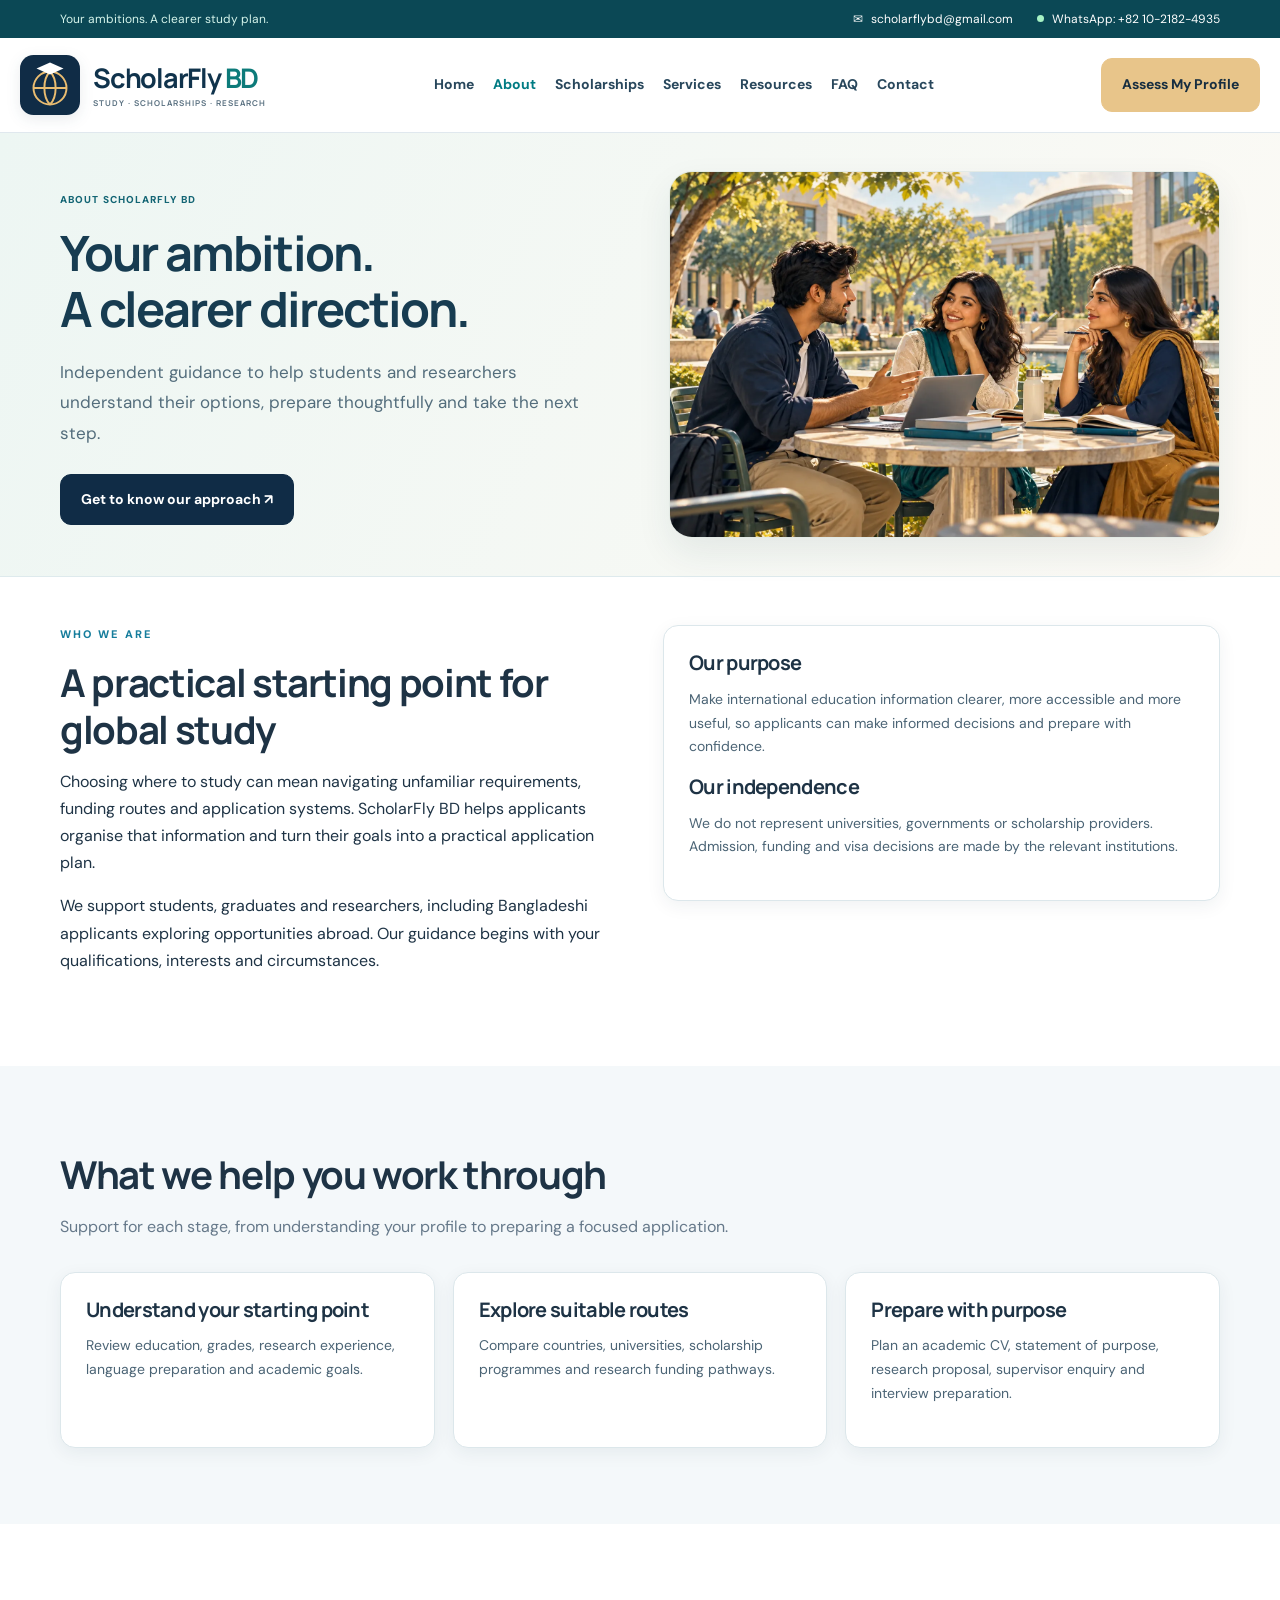
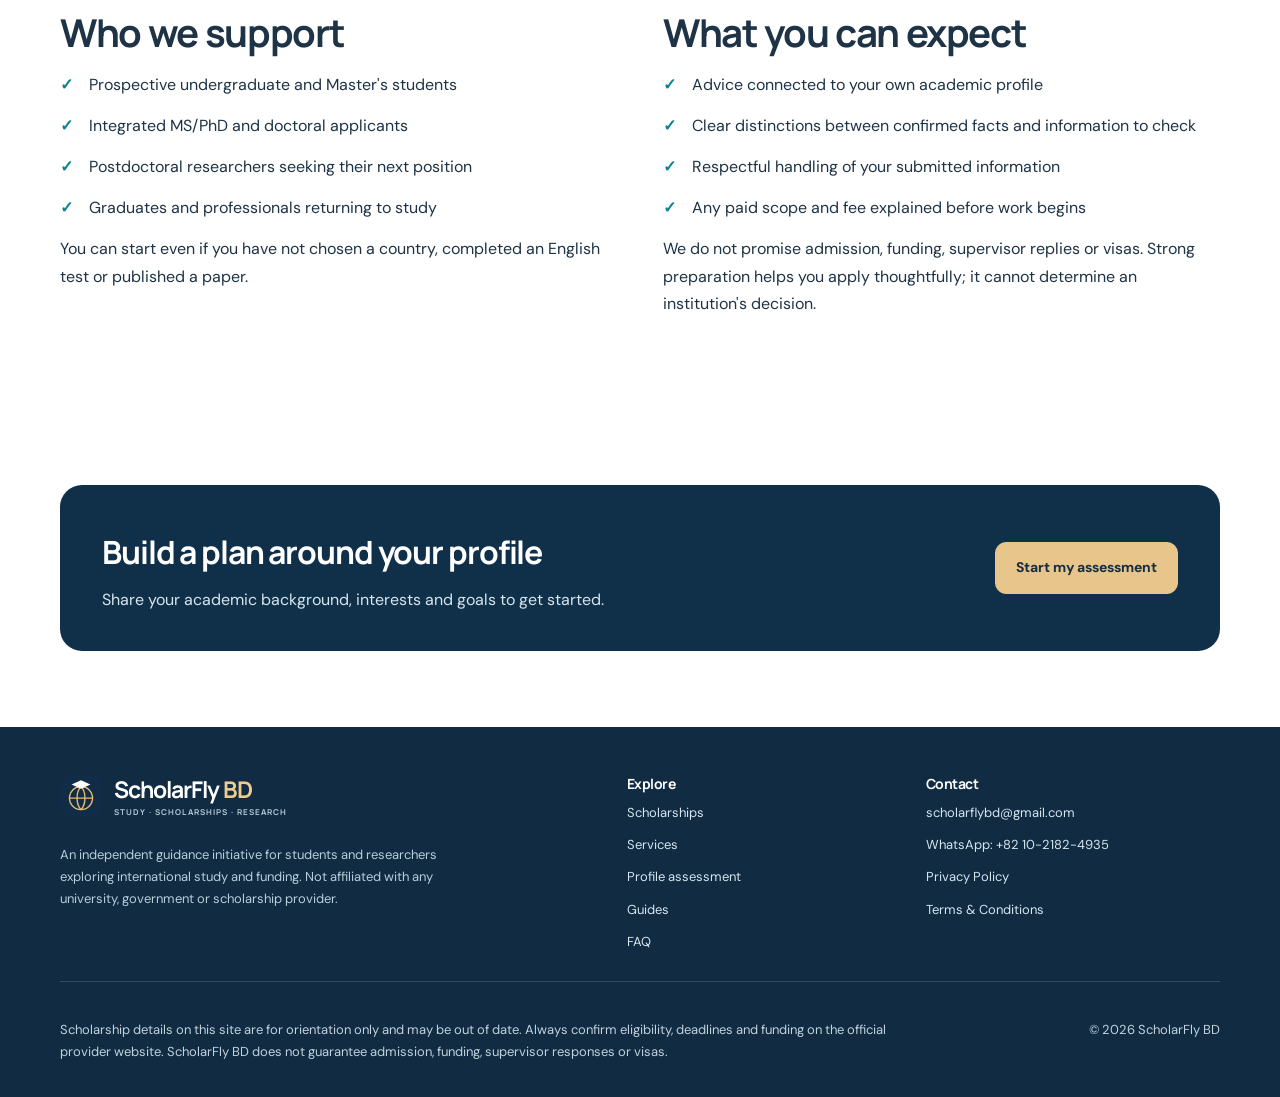
<file: about.html>
<!DOCTYPE html><html lang="en"><head><meta charset="utf-8"><meta name="viewport" content="width=device-width,initial-scale=1"><title>About Us | ScholarFly BD</title><meta name="description" content="Who ScholarFly BD is, what we do and how we support international scholarship applicants."><meta name="theme-color" content="#102C46"><link rel="canonical" href="https://scholarflybd.com/about.html"><meta property="og:type" content="website"><meta property="og:site_name" content="ScholarFly BD"><meta property="og:title" content="About Us | ScholarFly BD"><meta property="og:description" content="Who ScholarFly BD is, what we do and how we support international scholarship applicants."><meta property="og:url" content="https://scholarflybd.com/about.html"><link rel="icon" href="assets/favicon.svg" type="image/svg+xml"><link rel="preconnect" href="https://fonts.googleapis.com"><link rel="preconnect" href="https://fonts.gstatic.com" crossorigin><link rel="stylesheet" href="assets/style.css?v=20261025polish"><meta name="robots" content="index,follow"></head><body><a class="skip" href="#main">Skip to content</a><div class="contact-ribbon"><div class="wrap ribbon-inner"><span class="ribbon-message">Your ambitions. A clearer study plan.</span><div class="ribbon-links"><a href="mailto:scholarflybd@gmail.com"><span aria-hidden="true">✉</span> scholarflybd@gmail.com</a><a href="https://wa.me/821021824935" target="_blank" rel="noopener noreferrer"><span class="online-dot" aria-hidden="true"></span> WhatsApp: +82 10-2182-4935</a></div></div></div><header class="site-header"><div class="wrap bar"><a class="brand" href="index.html" aria-label="ScholarFly BD home"><svg class="logo-mark" width="42" height="42" style="display:block;width:42px;height:42px;min-width:42px;max-width:42px;max-height:42px;flex:none" viewBox="0 0 40 40" aria-hidden="true"><rect width="40" height="40" rx="9" fill="#102C46"/><g fill="none" stroke="#E9BC71" stroke-width="1.3"><circle cx="20" cy="22" r="11"/><path d="M9 22h22M20 11c-5 5-5 17 0 22M20 11c5 5 5 17 0 22"/></g><path d="M20 5l9 4-9 4-9-4z" fill="#fff"/></svg><span class="brand-wordmark"><strong>ScholarFly <em>BD</em></strong><small>STUDY · SCHOLARSHIPS · RESEARCH</small></span></a><button class="menu-btn" aria-expanded="false" aria-controls="nav">Menu</button><nav id="nav" class="navlinks" aria-label="Main"><a href="index.html">Home</a><a href="about.html" aria-current="page">About</a><a href="scholarships.html">Scholarships</a><a href="services.html">Services</a><a href="resources.html">Resources</a><a href="faq.html">FAQ</a><a href="contact.html">Contact</a></nav><a class="btn gold cta-top" href="assessment.html">Assess My Profile</a></div></header><main id="main"><section class="page-top editorial-hero"><div class="wrap editorial-grid"><div class="editorial-copy"><span class="card-kicker">ABOUT SCHOLARFLY BD</span><h1>Your ambition.<br>A clearer direction.</h1><p class="lead">Independent guidance to help students and researchers understand their options, prepare thoughtfully and take the next step.</p><a class="btn" href="services.html">Get to know our approach ↗</a></div><img class="editorial-image" src="assets/about-community.webp" width="1536" height="1024" fetchpriority="high" alt="Illustration: Students sharing academic ideas in a university courtyard"></div></section><section class="sec"><div class="wrap two"><div><p class="eyebrow">WHO WE ARE</p><h2>A practical starting point for global study</h2><p>Choosing where to study can mean navigating unfamiliar requirements, funding routes and application systems. ScholarFly BD helps applicants organise that information and turn their goals into a practical application plan.</p><p>We support students, graduates and researchers, including Bangladeshi applicants exploring opportunities abroad. Our guidance begins with your qualifications, interests and circumstances.</p></div><div class="card"><h3>Our purpose</h3><p>Make international education information clearer, more accessible and more useful, so applicants can make informed decisions and prepare with confidence.</p><h3>Our independence</h3><p>We do not represent universities, governments or scholarship providers. Admission, funding and visa decisions are made by the relevant institutions.</p></div></div></section><section class="sec tint"><div class="wrap"><div class="section-top"><h2>What we help you work through</h2><p>Support for each stage, from understanding your profile to preparing a focused application.</p></div><div class="grid3"><article class="card"><h3>Understand your starting point</h3><p>Review education, grades, research experience, language preparation and academic goals.</p></article><article class="card"><h3>Explore suitable routes</h3><p>Compare countries, universities, scholarship programmes and research funding pathways.</p></article><article class="card"><h3>Prepare with purpose</h3><p>Plan an academic CV, statement of purpose, research proposal, supervisor enquiry and interview preparation.</p></article></div></div></section><section class="sec"><div class="wrap two"><div><h2>Who we support</h2><ul class="checks"><li>Prospective undergraduate and Master's students</li><li>Integrated MS/PhD and doctoral applicants</li><li>Postdoctoral researchers seeking their next position</li><li>Graduates and professionals returning to study</li></ul><p>You can start even if you have not chosen a country, completed an English test or published a paper.</p></div><div><h2>What you can expect</h2><ul class="checks"><li>Advice connected to your own academic profile</li><li>Clear distinctions between confirmed facts and information to check</li><li>Respectful handling of your submitted information</li><li>Any paid scope and fee explained before work begins</li></ul><p>We do not promise admission, funding, supervisor replies or visas. Strong preparation helps you apply thoughtfully; it cannot determine an institution's decision.</p></div></div></section><section class="sec"><div class="wrap"><div class="cta"><div><h2>Build a plan around your profile</h2><p>Share your academic background, interests and goals to get started.</p></div><a class="btn gold" href="assessment.html">Start my assessment</a></div></div></section></main><footer class="footer"><div class="wrap fgrid"><div><a class="brand light" href="index.html"><svg class="logo-mark" width="42" height="42" style="display:block;width:42px;height:42px;min-width:42px;max-width:42px;max-height:42px;flex:none" viewBox="0 0 40 40" aria-hidden="true"><rect width="40" height="40" rx="9" fill="#102C46"/><g fill="none" stroke="#E9BC71" stroke-width="1.3"><circle cx="20" cy="22" r="11"/><path d="M9 22h22M20 11c-5 5-5 17 0 22M20 11c5 5 5 17 0 22"/></g><path d="M20 5l9 4-9 4-9-4z" fill="#fff"/></svg><span class="brand-wordmark"><strong>ScholarFly <em>BD</em></strong><small>STUDY · SCHOLARSHIPS · RESEARCH</small></span></a><p>An independent guidance initiative for students and researchers exploring international study and funding. Not affiliated with any university, government or scholarship provider.</p></div><div><h3>Explore</h3><a href="scholarships.html">Scholarships</a><a href="services.html">Services</a><a href="assessment.html">Profile assessment</a><a href="resources.html">Guides</a><a href="faq.html">FAQ</a></div><div><h3>Contact</h3><a href="mailto:scholarflybd@gmail.com">scholarflybd@gmail.com</a><a href="https://wa.me/821021824935" target="_blank" rel="noopener noreferrer">WhatsApp: +82 10-2182-4935</a><a href="privacy.html">Privacy Policy</a><a href="terms.html">Terms &amp; Conditions</a></div></div><div class="wrap legal"><p>Scholarship details on this site are for orientation only and may be out of date. Always confirm eligibility, deadlines and funding on the official provider website. ScholarFly BD does not guarantee admission, funding, supervisor responses or visas.</p><p>© <span id="year">2026</span> ScholarFly BD</p></div></footer><script src="assets/config.js?v=20261025design"></script><script src="assets/main.js?v=20261025design"></script></body></html>
</file>
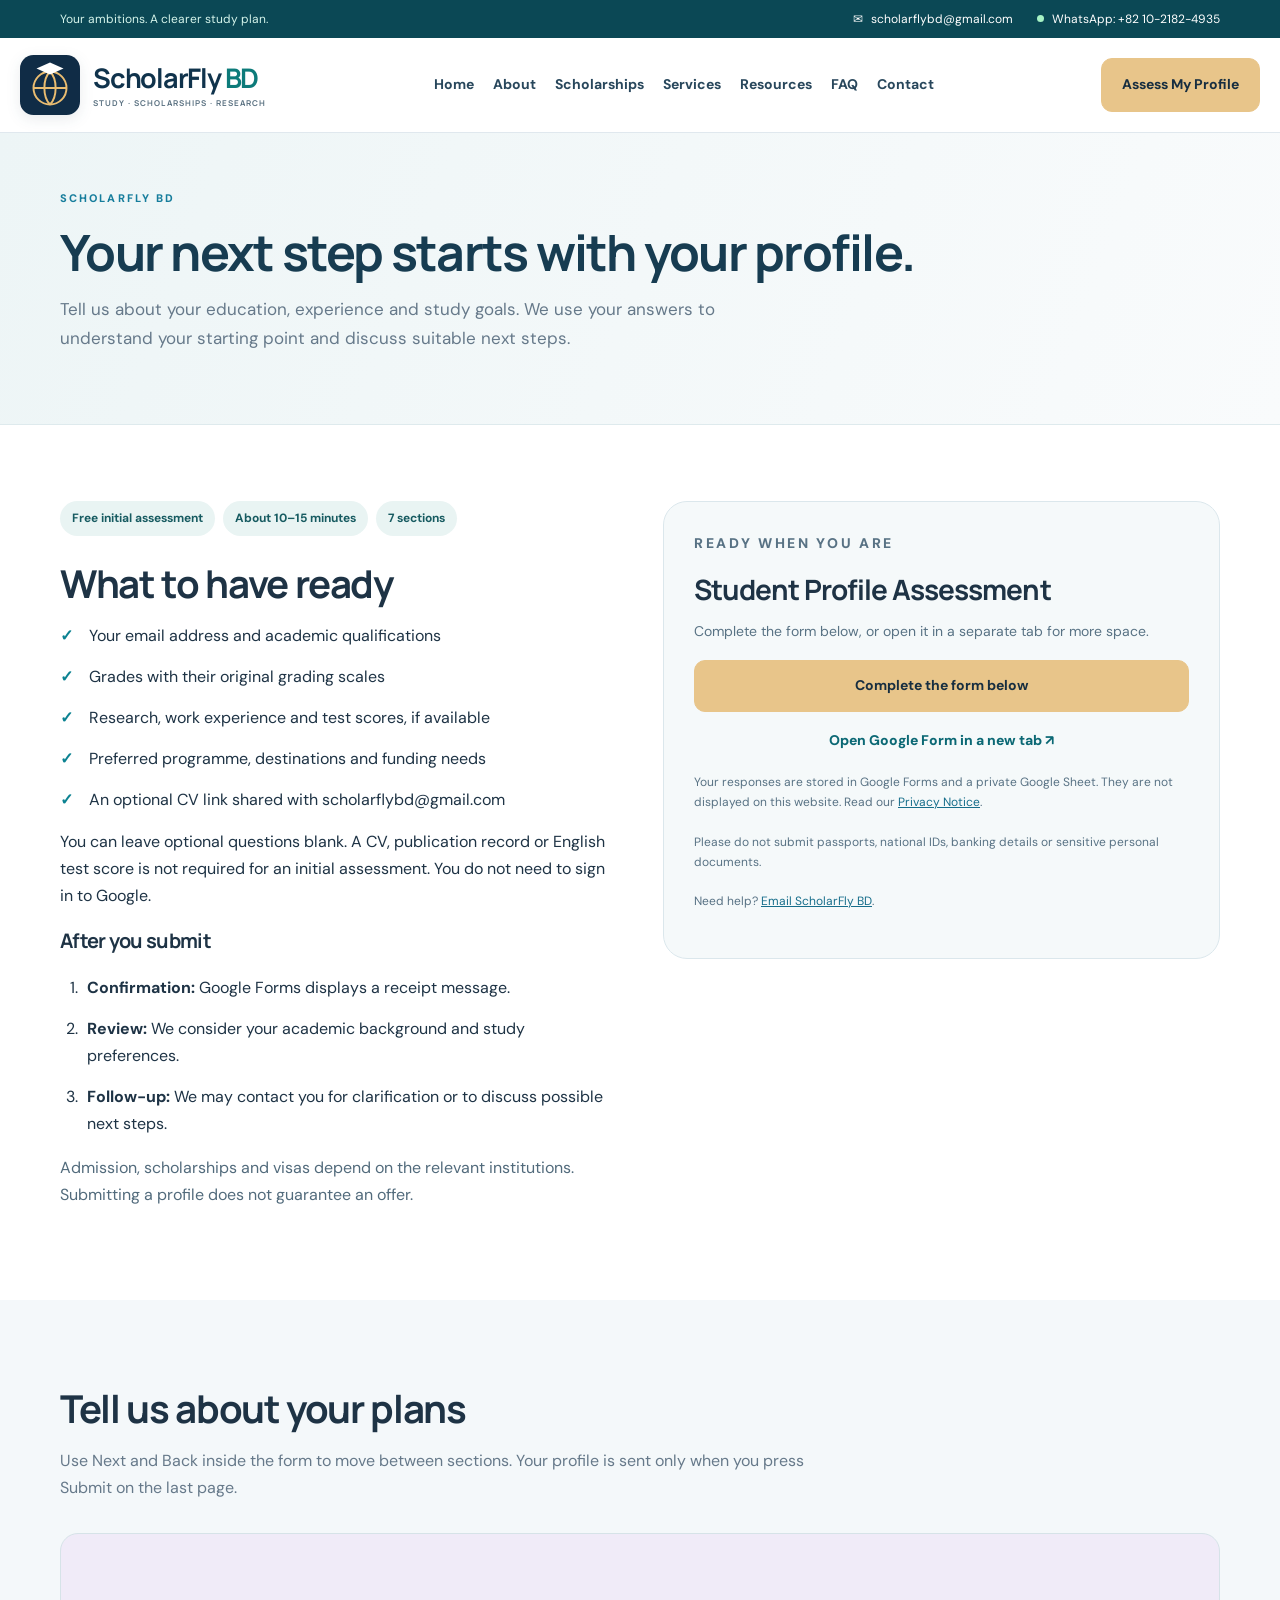
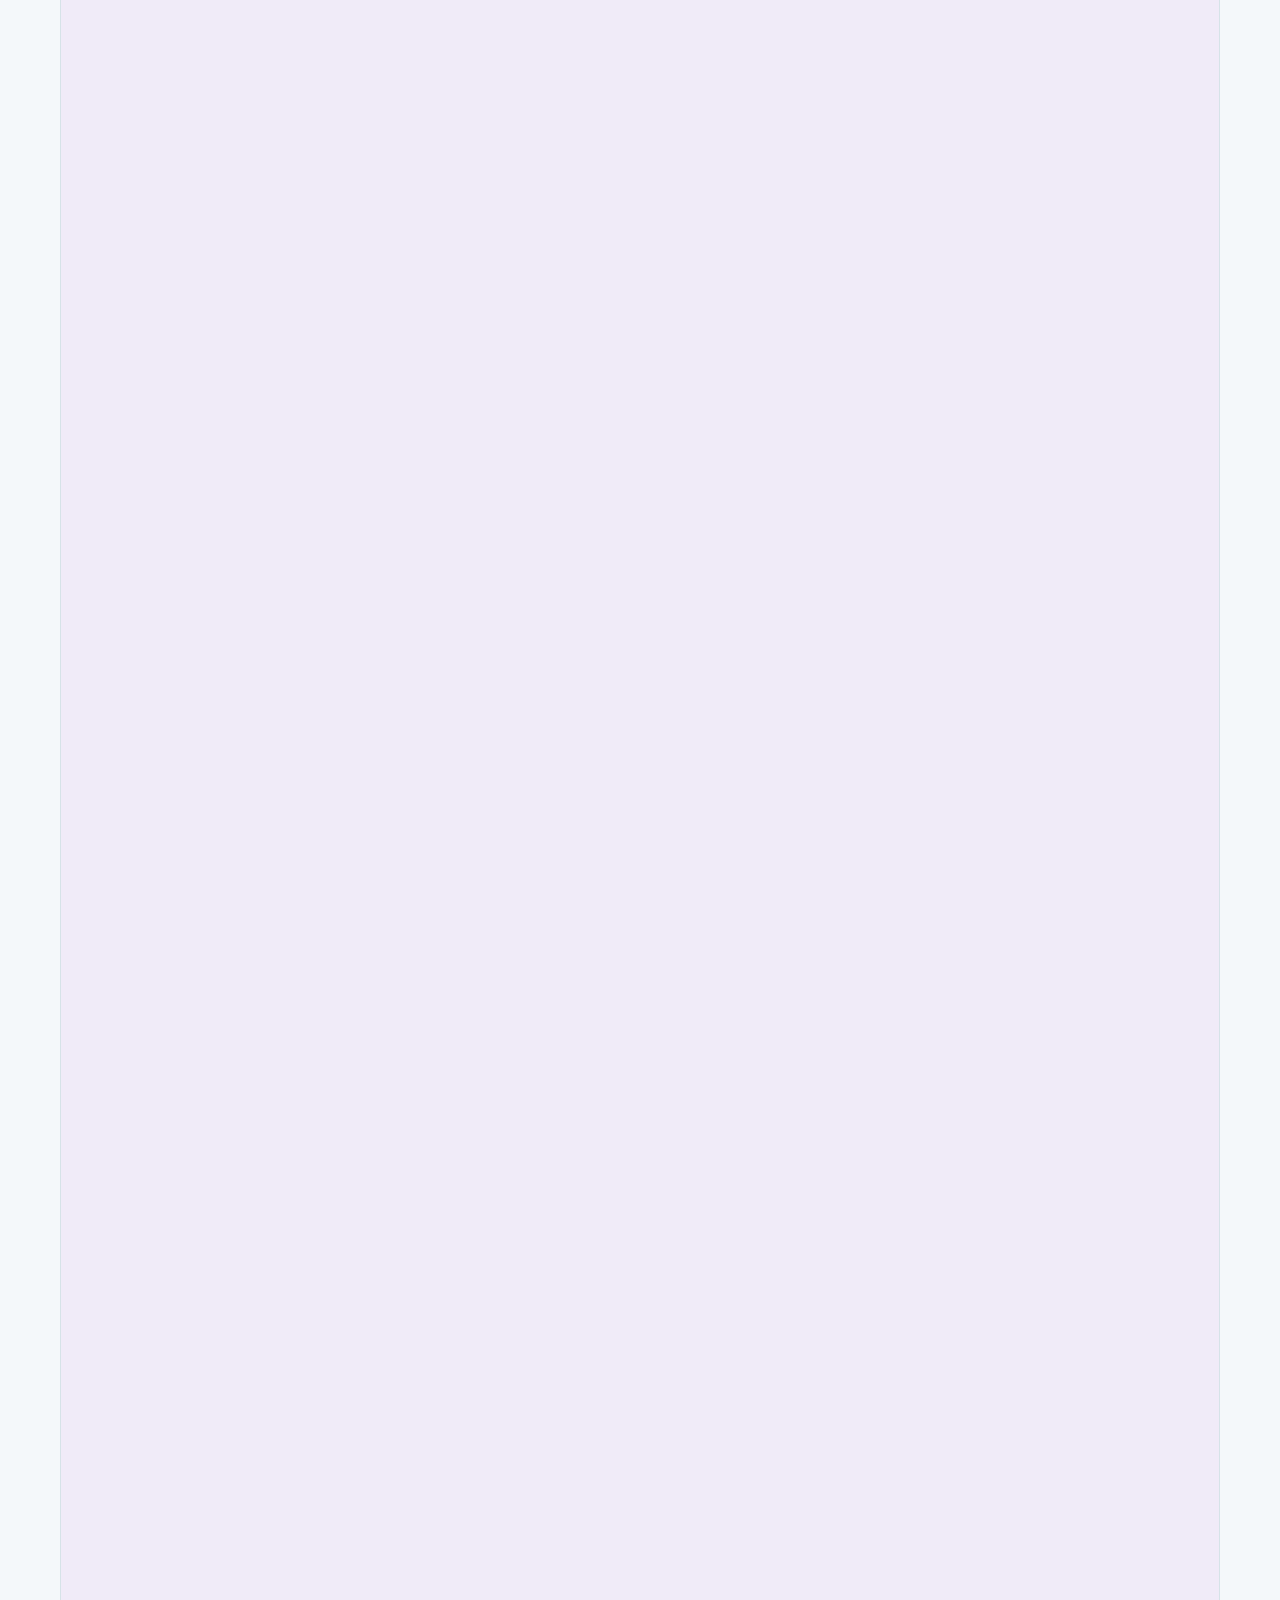
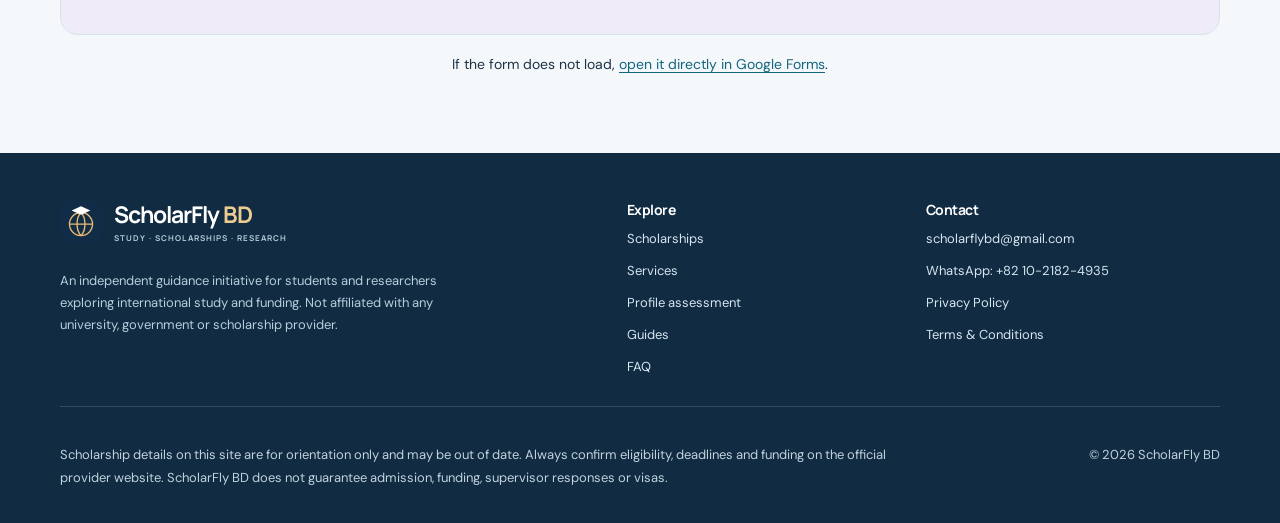
<file: assessment.html>
<!DOCTYPE html><html lang="en"><head><meta charset="utf-8"><meta name="viewport" content="width=device-width,initial-scale=1"><title>Profile Assessment | ScholarFly BD</title><meta name="description" content="Submit your academic profile for an initial ScholarFly BD assessment through a private Google Form."><meta name="theme-color" content="#102C46"><link rel="canonical" href="https://scholarflybd.com/assessment.html"><meta property="og:type" content="website"><meta property="og:site_name" content="ScholarFly BD"><meta property="og:title" content="Profile Assessment | ScholarFly BD"><meta property="og:description" content="Submit your academic profile for an initial ScholarFly BD assessment through a private Google Form."><meta property="og:url" content="https://scholarflybd.com/assessment.html"><link rel="icon" href="assets/favicon.svg" type="image/svg+xml"><link rel="preconnect" href="https://fonts.googleapis.com"><link rel="preconnect" href="https://fonts.gstatic.com" crossorigin><link rel="stylesheet" href="assets/style.css?v=20261025polish"><meta name="robots" content="index,follow"></head><body><a class="skip" href="#main">Skip to content</a><div class="contact-ribbon"><div class="wrap ribbon-inner"><span class="ribbon-message">Your ambitions. A clearer study plan.</span><div class="ribbon-links"><a href="mailto:scholarflybd@gmail.com"><span aria-hidden="true">✉</span> scholarflybd@gmail.com</a><a href="https://wa.me/821021824935" target="_blank" rel="noopener noreferrer"><span class="online-dot" aria-hidden="true"></span> WhatsApp: +82 10-2182-4935</a></div></div></div><header class="site-header"><div class="wrap bar"><a class="brand" href="index.html" aria-label="ScholarFly BD home"><svg class="logo-mark" width="42" height="42" style="display:block;width:42px;height:42px;min-width:42px;max-width:42px;max-height:42px;flex:none" viewBox="0 0 40 40" aria-hidden="true"><rect width="40" height="40" rx="9" fill="#102C46"/><g fill="none" stroke="#E9BC71" stroke-width="1.3"><circle cx="20" cy="22" r="11"/><path d="M9 22h22M20 11c-5 5-5 17 0 22M20 11c5 5 5 17 0 22"/></g><path d="M20 5l9 4-9 4-9-4z" fill="#fff"/></svg><span class="brand-wordmark"><strong>ScholarFly <em>BD</em></strong><small>STUDY · SCHOLARSHIPS · RESEARCH</small></span></a><button class="menu-btn" aria-expanded="false" aria-controls="nav">Menu</button><nav id="nav" class="navlinks" aria-label="Main"><a href="index.html">Home</a><a href="about.html">About</a><a href="scholarships.html">Scholarships</a><a href="services.html">Services</a><a href="resources.html">Resources</a><a href="faq.html">FAQ</a><a href="contact.html">Contact</a></nav><a class="btn gold cta-top" href="assessment.html">Assess My Profile</a></div></header><main id="main"><section class="page-top"><div class="wrap"><p class="eyebrow">SCHOLARFLY BD</p><h1>Your next step starts with your profile.</h1><p class="lead">Tell us about your education, experience and study goals. We use your answers to understand your starting point and discuss suitable next steps.</p></div></section><section class="sec"><div class="wrap two"><div><div class="assessment-facts"><span>Free initial assessment</span><span>About 10–15 minutes</span><span>7 sections</span></div><h2>What to have ready</h2><ul class="checks"><li>Your email address and academic qualifications</li><li>Grades with their original grading scales</li><li>Research, work experience and test scores, if available</li><li>Preferred programme, destinations and funding needs</li><li>An optional CV link shared with scholarflybd@gmail.com</li></ul><p>You can leave optional questions blank. A CV, publication record or English test score is not required for an initial assessment. You do not need to sign in to Google.</p><h3>After you submit</h3><ol class="steps"><li><strong>Confirmation:</strong> Google Forms displays a receipt message.</li><li><strong>Review:</strong> We consider your academic background and study preferences.</li><li><strong>Follow-up:</strong> We may contact you for clarification or to discuss possible next steps.</li></ol><p class="muted">Admission, scholarships and visas depend on the relevant institutions. Submitting a profile does not guarantee an offer.</p></div><aside class="assessment-panel"><p class="eyebrow">READY WHEN YOU ARE</p><h2>Student Profile Assessment</h2><p>Complete the form below, or open it in a separate tab for more space.</p><a class="btn gold full-btn" href="#assessment-form">Complete the form below</a><a class="text-link standalone-link" href="https://docs.google.com/forms/d/e/1FAIpQLSfUNwXfY25rHnvzJceuTVYeusl_amqXC1jE4lumzHwYAQS2rQ/viewform" target="_blank" rel="noopener noreferrer">Open Google Form in a new tab ↗</a><p class="privacy-hint">Your responses are stored in Google Forms and a private Google Sheet. They are not displayed on this website. Read our <a href="privacy.html">Privacy Notice</a>.</p><p class="privacy-hint">Please do not submit passports, national IDs, banking details or sensitive personal documents.</p><p class="privacy-hint">Need help? <a href="mailto:scholarflybd@gmail.com">Email ScholarFly BD</a>.</p></aside></div></section><section class="sec tint" id="assessment-form"><div class="wrap"><div class="section-top"><h2>Tell us about your plans</h2><p>Use Next and Back inside the form to move between sections. Your profile is sent only when you press Submit on the last page.</p></div><div class="form-shell"><iframe id="form-frame" src="https://docs.google.com/forms/d/e/1FAIpQLSfUNwXfY25rHnvzJceuTVYeusl_amqXC1jE4lumzHwYAQS2rQ/viewform?embedded=true" title="ScholarFly BD Student Profile Assessment: seven-section Google Form" loading="lazy" height="1700" referrerpolicy="strict-origin-when-cross-origin"></iframe></div><p class="form-fallback">If the form does not load, <a href="https://docs.google.com/forms/d/e/1FAIpQLSfUNwXfY25rHnvzJceuTVYeusl_amqXC1jE4lumzHwYAQS2rQ/viewform" target="_blank" rel="noopener noreferrer">open it directly in Google Forms</a>.</p></div></section></main><footer class="footer"><div class="wrap fgrid"><div><a class="brand light" href="index.html"><svg class="logo-mark" width="42" height="42" style="display:block;width:42px;height:42px;min-width:42px;max-width:42px;max-height:42px;flex:none" viewBox="0 0 40 40" aria-hidden="true"><rect width="40" height="40" rx="9" fill="#102C46"/><g fill="none" stroke="#E9BC71" stroke-width="1.3"><circle cx="20" cy="22" r="11"/><path d="M9 22h22M20 11c-5 5-5 17 0 22M20 11c5 5 5 17 0 22"/></g><path d="M20 5l9 4-9 4-9-4z" fill="#fff"/></svg><span class="brand-wordmark"><strong>ScholarFly <em>BD</em></strong><small>STUDY · SCHOLARSHIPS · RESEARCH</small></span></a><p>An independent guidance initiative for students and researchers exploring international study and funding. Not affiliated with any university, government or scholarship provider.</p></div><div><h3>Explore</h3><a href="scholarships.html">Scholarships</a><a href="services.html">Services</a><a href="assessment.html">Profile assessment</a><a href="resources.html">Guides</a><a href="faq.html">FAQ</a></div><div><h3>Contact</h3><a href="mailto:scholarflybd@gmail.com">scholarflybd@gmail.com</a><a href="https://wa.me/821021824935" target="_blank" rel="noopener noreferrer">WhatsApp: +82 10-2182-4935</a><a href="privacy.html">Privacy Policy</a><a href="terms.html">Terms &amp; Conditions</a></div></div><div class="wrap legal"><p>Scholarship details on this site are for orientation only and may be out of date. Always confirm eligibility, deadlines and funding on the official provider website. ScholarFly BD does not guarantee admission, funding, supervisor responses or visas.</p><p>© <span id="year">2026</span> ScholarFly BD</p></div></footer><script src="assets/config.js?v=20261025design"></script><script src="assets/main.js?v=20261025design"></script></body></html>
</file>
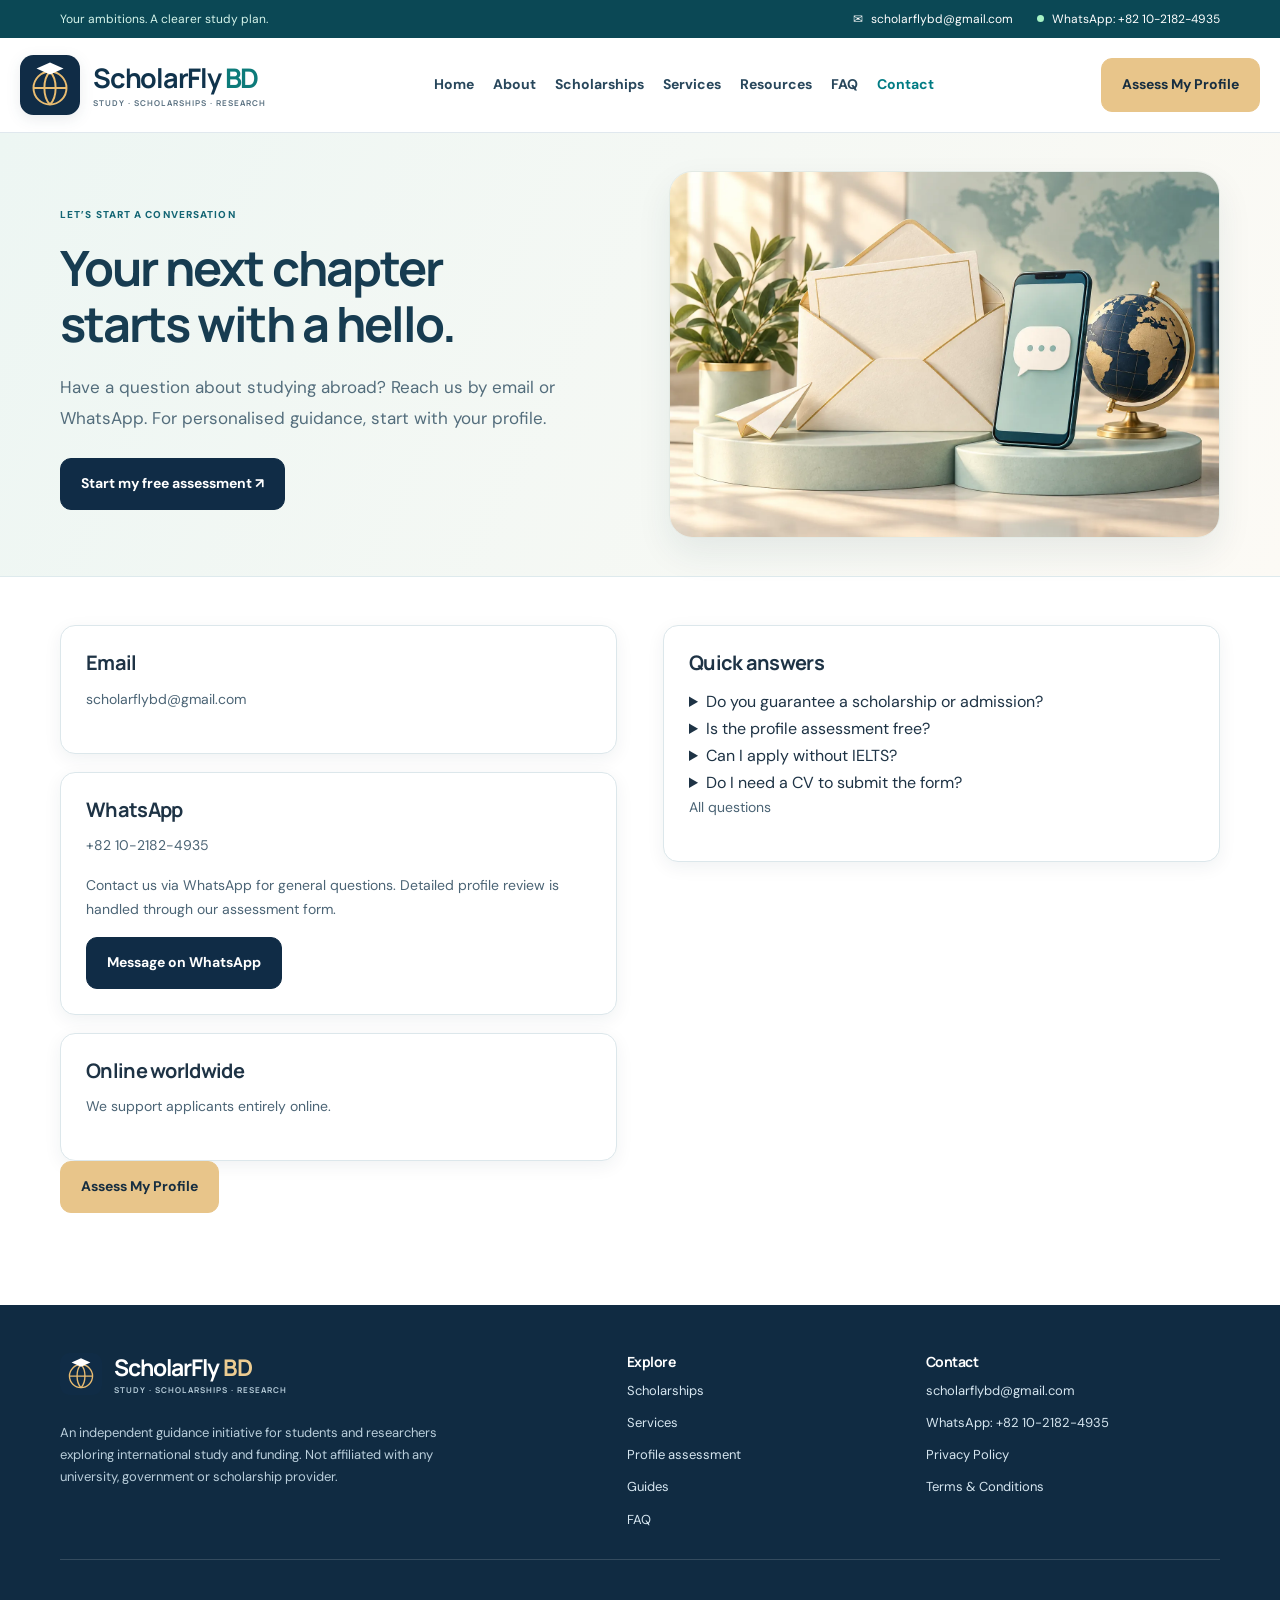
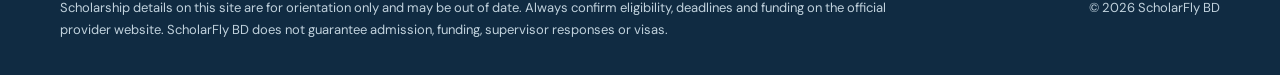
<file: contact.html>
<!DOCTYPE html><html lang="en"><head><meta charset="utf-8"><meta name="viewport" content="width=device-width,initial-scale=1"><title>Contact | ScholarFly BD</title><meta name="description" content="Contact ScholarFly BD by email or WhatsApp about scholarships and application guidance."><meta name="theme-color" content="#102C46"><link rel="canonical" href="https://scholarflybd.com/contact.html"><meta property="og:type" content="website"><meta property="og:site_name" content="ScholarFly BD"><meta property="og:title" content="Contact | ScholarFly BD"><meta property="og:description" content="Contact ScholarFly BD by email or WhatsApp about scholarships and application guidance."><meta property="og:url" content="https://scholarflybd.com/contact.html"><link rel="icon" href="assets/favicon.svg" type="image/svg+xml"><link rel="preconnect" href="https://fonts.googleapis.com"><link rel="preconnect" href="https://fonts.gstatic.com" crossorigin><link rel="stylesheet" href="assets/style.css?v=20261025polish"><meta name="robots" content="index,follow"></head><body><a class="skip" href="#main">Skip to content</a><div class="contact-ribbon"><div class="wrap ribbon-inner"><span class="ribbon-message">Your ambitions. A clearer study plan.</span><div class="ribbon-links"><a href="mailto:scholarflybd@gmail.com"><span aria-hidden="true">✉</span> scholarflybd@gmail.com</a><a href="https://wa.me/821021824935" target="_blank" rel="noopener noreferrer"><span class="online-dot" aria-hidden="true"></span> WhatsApp: +82 10-2182-4935</a></div></div></div><header class="site-header"><div class="wrap bar"><a class="brand" href="index.html" aria-label="ScholarFly BD home"><svg class="logo-mark" width="42" height="42" style="display:block;width:42px;height:42px;min-width:42px;max-width:42px;max-height:42px;flex:none" viewBox="0 0 40 40" aria-hidden="true"><rect width="40" height="40" rx="9" fill="#102C46"/><g fill="none" stroke="#E9BC71" stroke-width="1.3"><circle cx="20" cy="22" r="11"/><path d="M9 22h22M20 11c-5 5-5 17 0 22M20 11c5 5 5 17 0 22"/></g><path d="M20 5l9 4-9 4-9-4z" fill="#fff"/></svg><span class="brand-wordmark"><strong>ScholarFly <em>BD</em></strong><small>STUDY · SCHOLARSHIPS · RESEARCH</small></span></a><button class="menu-btn" aria-expanded="false" aria-controls="nav">Menu</button><nav id="nav" class="navlinks" aria-label="Main"><a href="index.html">Home</a><a href="about.html">About</a><a href="scholarships.html">Scholarships</a><a href="services.html">Services</a><a href="resources.html">Resources</a><a href="faq.html">FAQ</a><a href="contact.html" aria-current="page">Contact</a></nav><a class="btn gold cta-top" href="assessment.html">Assess My Profile</a></div></header><main id="main"><section class="page-top editorial-hero"><div class="wrap editorial-grid"><div class="editorial-copy"><span class="card-kicker">LET’S START A CONVERSATION</span><h1>Your next chapter<br>starts with a hello.</h1><p class="lead">Have a question about studying abroad? Reach us by email or WhatsApp. For personalised guidance, start with your profile.</p><a class="btn" href="assessment.html">Start my free assessment ↗</a></div><img class="editorial-image" src="assets/contact-connect.webp" width="1536" height="1024" fetchpriority="high" alt="Illustration: Envelope, phone and globe representing international communication"></div></section><section class="sec"><div class="wrap two"><div><div class="card"><h3>Email</h3><p><a href="mailto:scholarflybd@gmail.com">scholarflybd@gmail.com</a></p></div><div class="card"><h3>WhatsApp</h3><p data-wa>+82 10-2182-4935</p><p class="muted">Contact us via WhatsApp for general questions. Detailed profile review is handled through our assessment form.</p><a class="btn" data-wa-btn href="https://wa.me/821021824935" rel="noopener noreferrer" target="_blank">Message on WhatsApp</a></div><div class="card"><h3>Online worldwide</h3><p>We support applicants entirely online.</p></div><p><a class="btn gold" href="assessment.html">Assess My Profile</a></p></div><div class="card"><h3>Quick answers</h3><details><summary>Do you guarantee a scholarship or admission?</summary><p>No. Selection decisions rest with universities, supervisors and scholarship providers.</p></details><details><summary>Is the profile assessment free?</summary><p>Yes, the initial assessment is free. Any later paid service is explained in writing first.</p></details><details><summary>Can I apply without IELTS?</summary><p>Some programmes accept alternatives or waivers, others require a test. It depends on the programme.</p></details><details><summary>Do I need a CV to submit the form?</summary><p>A CV helps but is optional for the initial review.</p></details><p><a href="faq.html">All questions</a></p></div></div></section></main><footer class="footer"><div class="wrap fgrid"><div><a class="brand light" href="index.html"><svg class="logo-mark" width="42" height="42" style="display:block;width:42px;height:42px;min-width:42px;max-width:42px;max-height:42px;flex:none" viewBox="0 0 40 40" aria-hidden="true"><rect width="40" height="40" rx="9" fill="#102C46"/><g fill="none" stroke="#E9BC71" stroke-width="1.3"><circle cx="20" cy="22" r="11"/><path d="M9 22h22M20 11c-5 5-5 17 0 22M20 11c5 5 5 17 0 22"/></g><path d="M20 5l9 4-9 4-9-4z" fill="#fff"/></svg><span class="brand-wordmark"><strong>ScholarFly <em>BD</em></strong><small>STUDY · SCHOLARSHIPS · RESEARCH</small></span></a><p>An independent guidance initiative for students and researchers exploring international study and funding. Not affiliated with any university, government or scholarship provider.</p></div><div><h3>Explore</h3><a href="scholarships.html">Scholarships</a><a href="services.html">Services</a><a href="assessment.html">Profile assessment</a><a href="resources.html">Guides</a><a href="faq.html">FAQ</a></div><div><h3>Contact</h3><a href="mailto:scholarflybd@gmail.com">scholarflybd@gmail.com</a><a href="https://wa.me/821021824935" target="_blank" rel="noopener noreferrer">WhatsApp: +82 10-2182-4935</a><a href="privacy.html">Privacy Policy</a><a href="terms.html">Terms &amp; Conditions</a></div></div><div class="wrap legal"><p>Scholarship details on this site are for orientation only and may be out of date. Always confirm eligibility, deadlines and funding on the official provider website. ScholarFly BD does not guarantee admission, funding, supervisor responses or visas.</p><p>© <span id="year">2026</span> ScholarFly BD</p></div></footer><script src="assets/config.js?v=20261025design"></script><script src="assets/main.js?v=20261025design"></script></body></html>
</file>
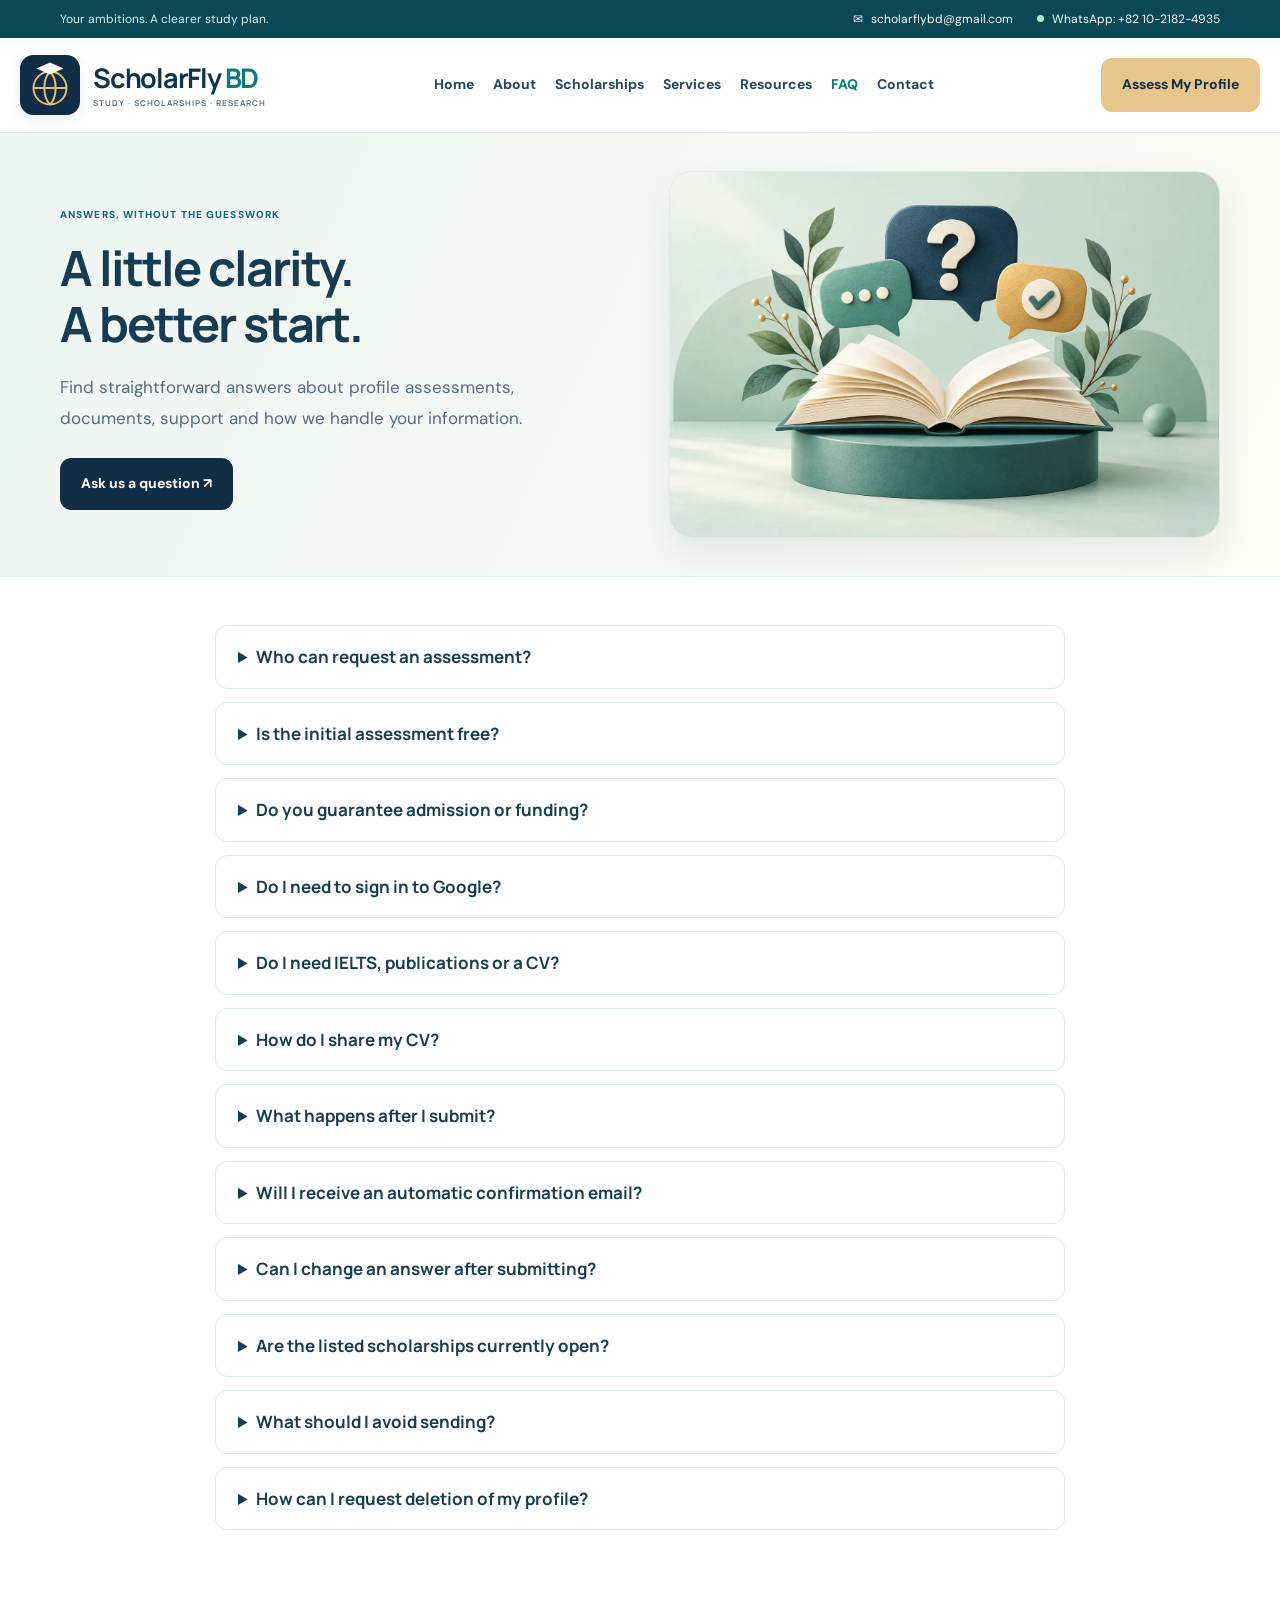
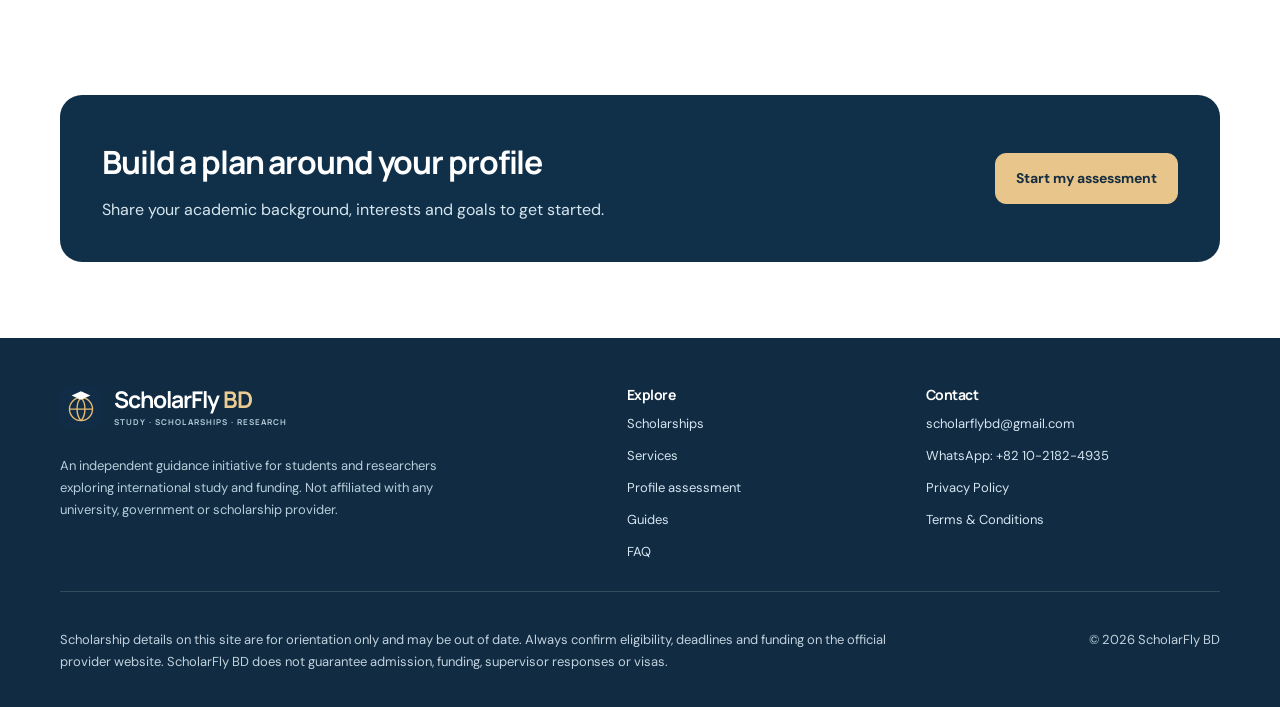
<file: faq.html>
<!DOCTYPE html><html lang="en"><head><meta charset="utf-8"><meta name="viewport" content="width=device-width,initial-scale=1"><title>FAQ | ScholarFly BD</title><meta name="description" content="Answers about scholarships, the profile assessment, documents and privacy."><meta name="theme-color" content="#102C46"><link rel="canonical" href="https://scholarflybd.com/faq.html"><meta property="og:type" content="website"><meta property="og:site_name" content="ScholarFly BD"><meta property="og:title" content="FAQ | ScholarFly BD"><meta property="og:description" content="Answers about scholarships, the profile assessment, documents and privacy."><meta property="og:url" content="https://scholarflybd.com/faq.html"><link rel="icon" href="assets/favicon.svg" type="image/svg+xml"><link rel="preconnect" href="https://fonts.googleapis.com"><link rel="preconnect" href="https://fonts.gstatic.com" crossorigin><link rel="stylesheet" href="assets/style.css?v=20261025polish"><meta name="robots" content="index,follow"></head><body><a class="skip" href="#main">Skip to content</a><div class="contact-ribbon"><div class="wrap ribbon-inner"><span class="ribbon-message">Your ambitions. A clearer study plan.</span><div class="ribbon-links"><a href="mailto:scholarflybd@gmail.com"><span aria-hidden="true">✉</span> scholarflybd@gmail.com</a><a href="https://wa.me/821021824935" target="_blank" rel="noopener noreferrer"><span class="online-dot" aria-hidden="true"></span> WhatsApp: +82 10-2182-4935</a></div></div></div><header class="site-header"><div class="wrap bar"><a class="brand" href="index.html" aria-label="ScholarFly BD home"><svg class="logo-mark" width="42" height="42" style="display:block;width:42px;height:42px;min-width:42px;max-width:42px;max-height:42px;flex:none" viewBox="0 0 40 40" aria-hidden="true"><rect width="40" height="40" rx="9" fill="#102C46"/><g fill="none" stroke="#E9BC71" stroke-width="1.3"><circle cx="20" cy="22" r="11"/><path d="M9 22h22M20 11c-5 5-5 17 0 22M20 11c5 5 5 17 0 22"/></g><path d="M20 5l9 4-9 4-9-4z" fill="#fff"/></svg><span class="brand-wordmark"><strong>ScholarFly <em>BD</em></strong><small>STUDY · SCHOLARSHIPS · RESEARCH</small></span></a><button class="menu-btn" aria-expanded="false" aria-controls="nav">Menu</button><nav id="nav" class="navlinks" aria-label="Main"><a href="index.html">Home</a><a href="about.html">About</a><a href="scholarships.html">Scholarships</a><a href="services.html">Services</a><a href="resources.html">Resources</a><a href="faq.html" aria-current="page">FAQ</a><a href="contact.html">Contact</a></nav><a class="btn gold cta-top" href="assessment.html">Assess My Profile</a></div></header><main id="main"><section class="page-top editorial-hero"><div class="wrap editorial-grid"><div class="editorial-copy"><span class="card-kicker">ANSWERS, WITHOUT THE GUESSWORK</span><h1>A little clarity.<br>A better start.</h1><p class="lead">Find straightforward answers about profile assessments, documents, support and how we handle your information.</p><a class="btn" href="contact.html">Ask us a question ↗</a></div><img class="editorial-image" src="assets/faq-answers.webp" width="1536" height="1024" fetchpriority="high" alt="Illustration: Open book and speech bubbles representing questions and answers"></div></section><section class="sec"><div class="wrap prose faq-list"><details><summary>Who can request an assessment?</summary><p>Prospective Bachelor's, Master's, integrated MS/PhD and PhD applicants, postdoctoral researchers, and professionals planning further study can submit a profile.</p></details><details><summary>Is the initial assessment free?</summary><p>Yes. If you later choose a paid service, its scope and cost will be explained in writing before work begins.</p></details><details><summary>Do you guarantee admission or funding?</summary><p>No. Selection decisions rest with universities, supervisors, scholarship providers and relevant authorities.</p></details><details><summary>Do I need to sign in to Google?</summary><p>No. You can complete the form without a Google account. Signing in may let Google save your progress, but it is optional.</p></details><details><summary>Do I need IELTS, publications or a CV?</summary><p>You do not need them to request an initial assessment. Leave optional questions blank. Individual programmes set their own admissions requirements.</p></details><details><summary>How do I share my CV?</summary><p>The form accepts an optional sharing link. For Google Drive, give Viewer access to scholarflybd@gmail.com for the individual CV file, then paste its link. Do not make an entire folder public.</p></details><details><summary>What happens after I submit?</summary><p>You will see a confirmation message. ScholarFly BD receives a notification and can review your answers in a private Sheet. We may contact you about your enquiry or request clarification.</p></details><details><summary>Will I receive an automatic confirmation email?</summary><p>The form displays confirmation on screen. An automatic email copy to applicants is not currently enabled. Keep a note of your submission and contact us if needed.</p></details><details><summary>Can I change an answer after submitting?</summary><p>Email scholarflybd@gmail.com from the address you used in the form, explain the correction and include your name. You do not need to submit a second profile.</p></details><details><summary>Are the listed scholarships currently open?</summary><p>The directory provides starting points and official resources. It is not a list of verified open calls. Check each provider for current eligibility, dates and funding.</p></details><details><summary>What should I avoid sending?</summary><p>Do not send passwords, passport or national ID copies, banking information, financial documents or sensitive medical details for an initial assessment.</p></details><details><summary>How can I request deletion of my profile?</summary><p>Email scholarflybd@gmail.com from the address used in your submission. See our Privacy Notice for details.</p></details></div></section><section class="sec"><div class="wrap"><div class="cta"><div><h2>Build a plan around your profile</h2><p>Share your academic background, interests and goals to get started.</p></div><a class="btn gold" href="assessment.html">Start my assessment</a></div></div></section></main><footer class="footer"><div class="wrap fgrid"><div><a class="brand light" href="index.html"><svg class="logo-mark" width="42" height="42" style="display:block;width:42px;height:42px;min-width:42px;max-width:42px;max-height:42px;flex:none" viewBox="0 0 40 40" aria-hidden="true"><rect width="40" height="40" rx="9" fill="#102C46"/><g fill="none" stroke="#E9BC71" stroke-width="1.3"><circle cx="20" cy="22" r="11"/><path d="M9 22h22M20 11c-5 5-5 17 0 22M20 11c5 5 5 17 0 22"/></g><path d="M20 5l9 4-9 4-9-4z" fill="#fff"/></svg><span class="brand-wordmark"><strong>ScholarFly <em>BD</em></strong><small>STUDY · SCHOLARSHIPS · RESEARCH</small></span></a><p>An independent guidance initiative for students and researchers exploring international study and funding. Not affiliated with any university, government or scholarship provider.</p></div><div><h3>Explore</h3><a href="scholarships.html">Scholarships</a><a href="services.html">Services</a><a href="assessment.html">Profile assessment</a><a href="resources.html">Guides</a><a href="faq.html">FAQ</a></div><div><h3>Contact</h3><a href="mailto:scholarflybd@gmail.com">scholarflybd@gmail.com</a><a href="https://wa.me/821021824935" target="_blank" rel="noopener noreferrer">WhatsApp: +82 10-2182-4935</a><a href="privacy.html">Privacy Policy</a><a href="terms.html">Terms &amp; Conditions</a></div></div><div class="wrap legal"><p>Scholarship details on this site are for orientation only and may be out of date. Always confirm eligibility, deadlines and funding on the official provider website. ScholarFly BD does not guarantee admission, funding, supervisor responses or visas.</p><p>© <span id="year">2026</span> ScholarFly BD</p></div></footer><script src="assets/config.js?v=20261025design"></script><script src="assets/main.js?v=20261025design"></script></body></html>
</file>
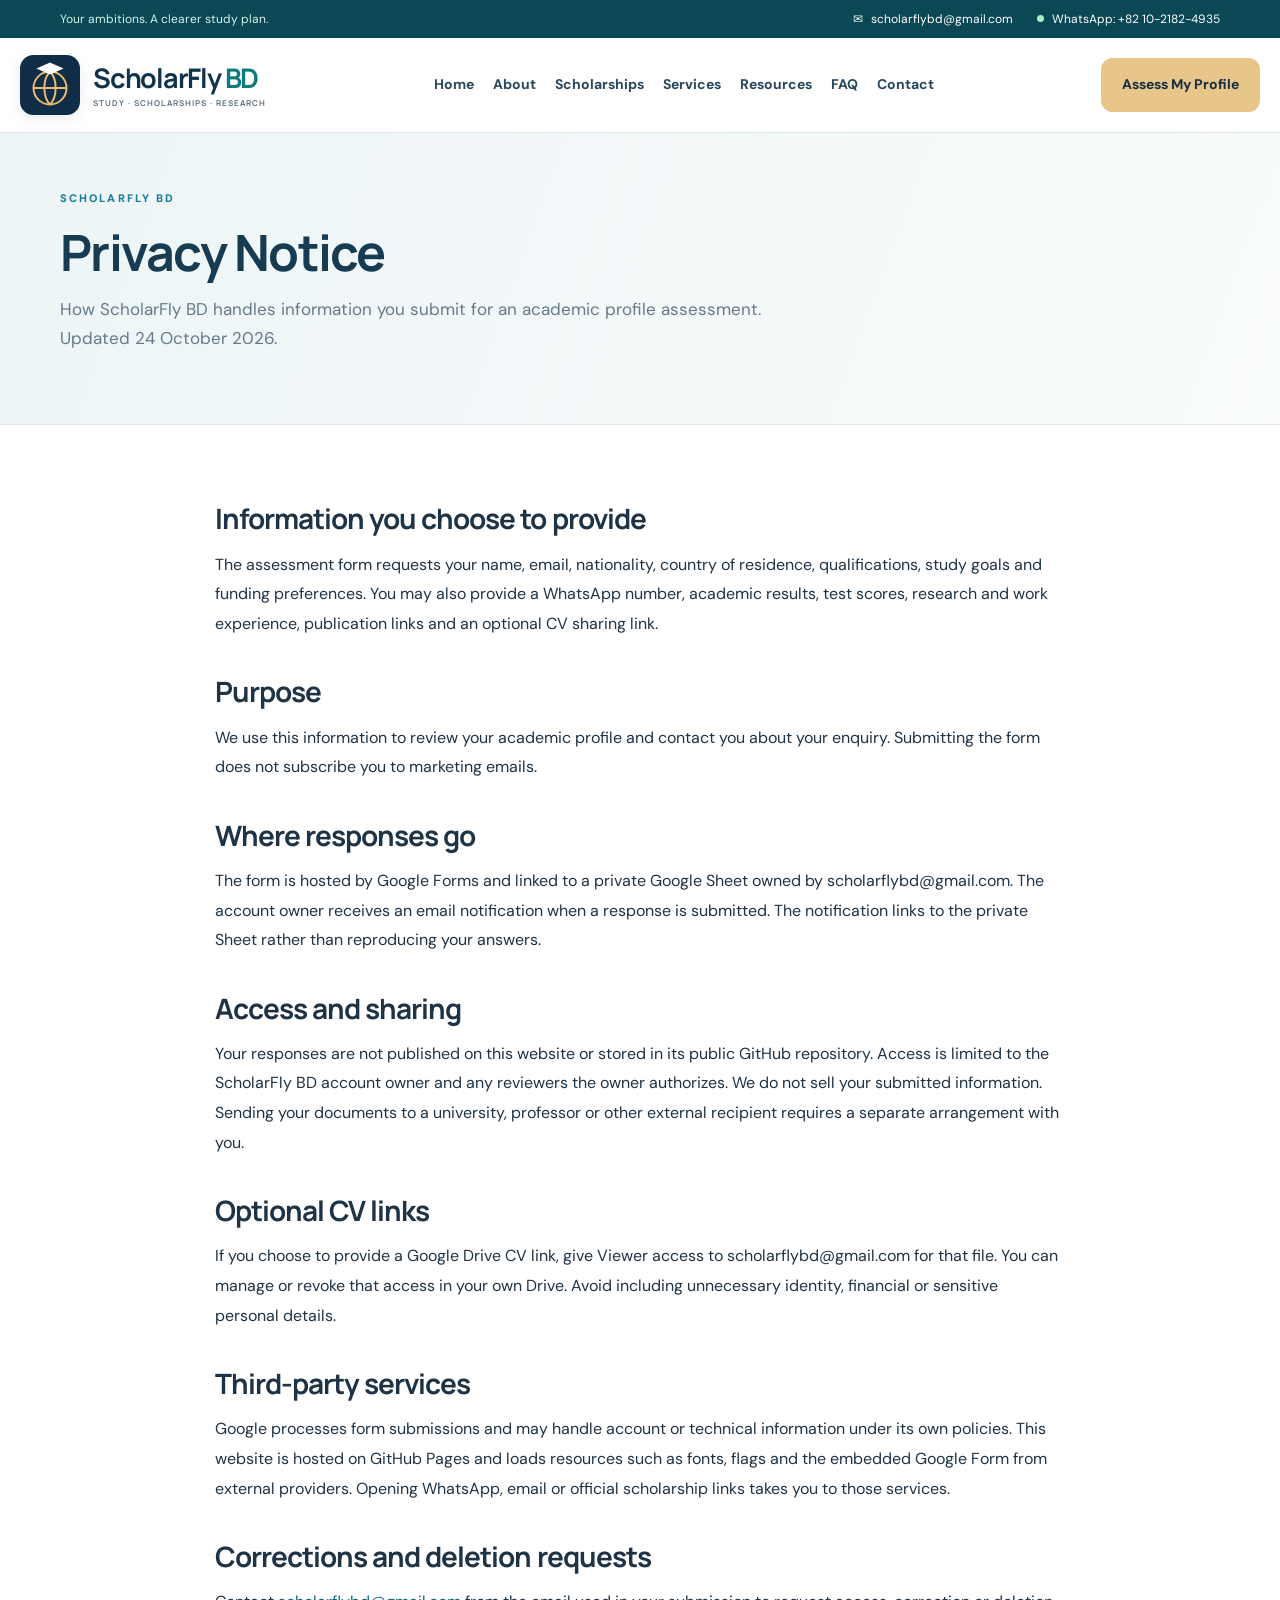
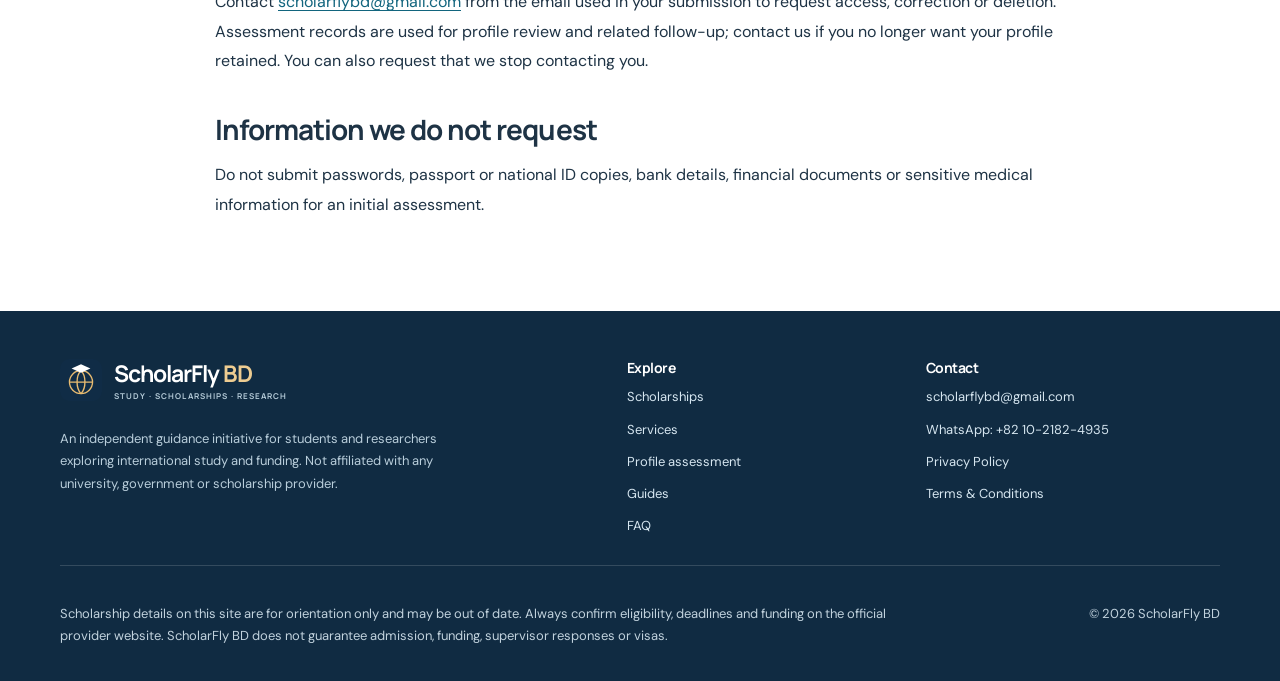
<file: privacy.html>
<!DOCTYPE html><html lang="en"><head><meta charset="utf-8"><meta name="viewport" content="width=device-width,initial-scale=1"><title>Privacy Policy | ScholarFly BD</title><meta name="description" content="How ScholarFly BD handles information submitted for profile assessment."><meta name="theme-color" content="#102C46"><link rel="canonical" href="https://scholarflybd.com/privacy.html"><meta property="og:type" content="website"><meta property="og:site_name" content="ScholarFly BD"><meta property="og:title" content="Privacy Policy | ScholarFly BD"><meta property="og:description" content="How ScholarFly BD handles information submitted for profile assessment."><meta property="og:url" content="https://scholarflybd.com/privacy.html"><link rel="icon" href="assets/favicon.svg" type="image/svg+xml"><link rel="preconnect" href="https://fonts.googleapis.com"><link rel="preconnect" href="https://fonts.gstatic.com" crossorigin><link rel="stylesheet" href="assets/style.css?v=20261025polish"><meta name="robots" content="index,follow"></head><body><a class="skip" href="#main">Skip to content</a><div class="contact-ribbon"><div class="wrap ribbon-inner"><span class="ribbon-message">Your ambitions. A clearer study plan.</span><div class="ribbon-links"><a href="mailto:scholarflybd@gmail.com"><span aria-hidden="true">✉</span> scholarflybd@gmail.com</a><a href="https://wa.me/821021824935" target="_blank" rel="noopener noreferrer"><span class="online-dot" aria-hidden="true"></span> WhatsApp: +82 10-2182-4935</a></div></div></div><header class="site-header"><div class="wrap bar"><a class="brand" href="index.html" aria-label="ScholarFly BD home"><svg class="logo-mark" width="42" height="42" style="display:block;width:42px;height:42px;min-width:42px;max-width:42px;max-height:42px;flex:none" viewBox="0 0 40 40" aria-hidden="true"><rect width="40" height="40" rx="9" fill="#102C46"/><g fill="none" stroke="#E9BC71" stroke-width="1.3"><circle cx="20" cy="22" r="11"/><path d="M9 22h22M20 11c-5 5-5 17 0 22M20 11c5 5 5 17 0 22"/></g><path d="M20 5l9 4-9 4-9-4z" fill="#fff"/></svg><span class="brand-wordmark"><strong>ScholarFly <em>BD</em></strong><small>STUDY · SCHOLARSHIPS · RESEARCH</small></span></a><button class="menu-btn" aria-expanded="false" aria-controls="nav">Menu</button><nav id="nav" class="navlinks" aria-label="Main"><a href="index.html">Home</a><a href="about.html">About</a><a href="scholarships.html">Scholarships</a><a href="services.html">Services</a><a href="resources.html">Resources</a><a href="faq.html">FAQ</a><a href="contact.html">Contact</a></nav><a class="btn gold cta-top" href="assessment.html">Assess My Profile</a></div></header><main id="main"><section class="page-top"><div class="wrap"><p class="eyebrow">SCHOLARFLY BD</p><h1>Privacy Notice</h1><p class="lead">How ScholarFly BD handles information you submit for an academic profile assessment. Updated 24 October 2026.</p></div></section><section class="sec"><div class="wrap prose"><h2>Information you choose to provide</h2><p>The assessment form requests your name, email, nationality, country of residence, qualifications, study goals and funding preferences. You may also provide a WhatsApp number, academic results, test scores, research and work experience, publication links and an optional CV sharing link.</p><h2>Purpose</h2><p>We use this information to review your academic profile and contact you about your enquiry. Submitting the form does not subscribe you to marketing emails.</p><h2>Where responses go</h2><p>The form is hosted by Google Forms and linked to a private Google Sheet owned by scholarflybd@gmail.com. The account owner receives an email notification when a response is submitted. The notification links to the private Sheet rather than reproducing your answers.</p><h2>Access and sharing</h2><p>Your responses are not published on this website or stored in its public GitHub repository. Access is limited to the ScholarFly BD account owner and any reviewers the owner authorizes. We do not sell your submitted information. Sending your documents to a university, professor or other external recipient requires a separate arrangement with you.</p><h2>Optional CV links</h2><p>If you choose to provide a Google Drive CV link, give Viewer access to scholarflybd@gmail.com for that file. You can manage or revoke that access in your own Drive. Avoid including unnecessary identity, financial or sensitive personal details.</p><h2>Third-party services</h2><p>Google processes form submissions and may handle account or technical information under its own policies. This website is hosted on GitHub Pages and loads resources such as fonts, flags and the embedded Google Form from external providers. Opening WhatsApp, email or official scholarship links takes you to those services.</p><h2>Corrections and deletion requests</h2><p>Contact <a href="mailto:scholarflybd@gmail.com">scholarflybd@gmail.com</a> from the email used in your submission to request access, correction or deletion. Assessment records are used for profile review and related follow-up; contact us if you no longer want your profile retained. You can also request that we stop contacting you.</p><h2>Information we do not request</h2><p>Do not submit passwords, passport or national ID copies, bank details, financial documents or sensitive medical information for an initial assessment.</p></div></section></main><footer class="footer"><div class="wrap fgrid"><div><a class="brand light" href="index.html"><svg class="logo-mark" width="42" height="42" style="display:block;width:42px;height:42px;min-width:42px;max-width:42px;max-height:42px;flex:none" viewBox="0 0 40 40" aria-hidden="true"><rect width="40" height="40" rx="9" fill="#102C46"/><g fill="none" stroke="#E9BC71" stroke-width="1.3"><circle cx="20" cy="22" r="11"/><path d="M9 22h22M20 11c-5 5-5 17 0 22M20 11c5 5 5 17 0 22"/></g><path d="M20 5l9 4-9 4-9-4z" fill="#fff"/></svg><span class="brand-wordmark"><strong>ScholarFly <em>BD</em></strong><small>STUDY · SCHOLARSHIPS · RESEARCH</small></span></a><p>An independent guidance initiative for students and researchers exploring international study and funding. Not affiliated with any university, government or scholarship provider.</p></div><div><h3>Explore</h3><a href="scholarships.html">Scholarships</a><a href="services.html">Services</a><a href="assessment.html">Profile assessment</a><a href="resources.html">Guides</a><a href="faq.html">FAQ</a></div><div><h3>Contact</h3><a href="mailto:scholarflybd@gmail.com">scholarflybd@gmail.com</a><a href="https://wa.me/821021824935" target="_blank" rel="noopener noreferrer">WhatsApp: +82 10-2182-4935</a><a href="privacy.html">Privacy Policy</a><a href="terms.html">Terms &amp; Conditions</a></div></div><div class="wrap legal"><p>Scholarship details on this site are for orientation only and may be out of date. Always confirm eligibility, deadlines and funding on the official provider website. ScholarFly BD does not guarantee admission, funding, supervisor responses or visas.</p><p>© <span id="year">2026</span> ScholarFly BD</p></div></footer><script src="assets/config.js?v=20261025design"></script><script src="assets/main.js?v=20261025design"></script></body></html>
</file>
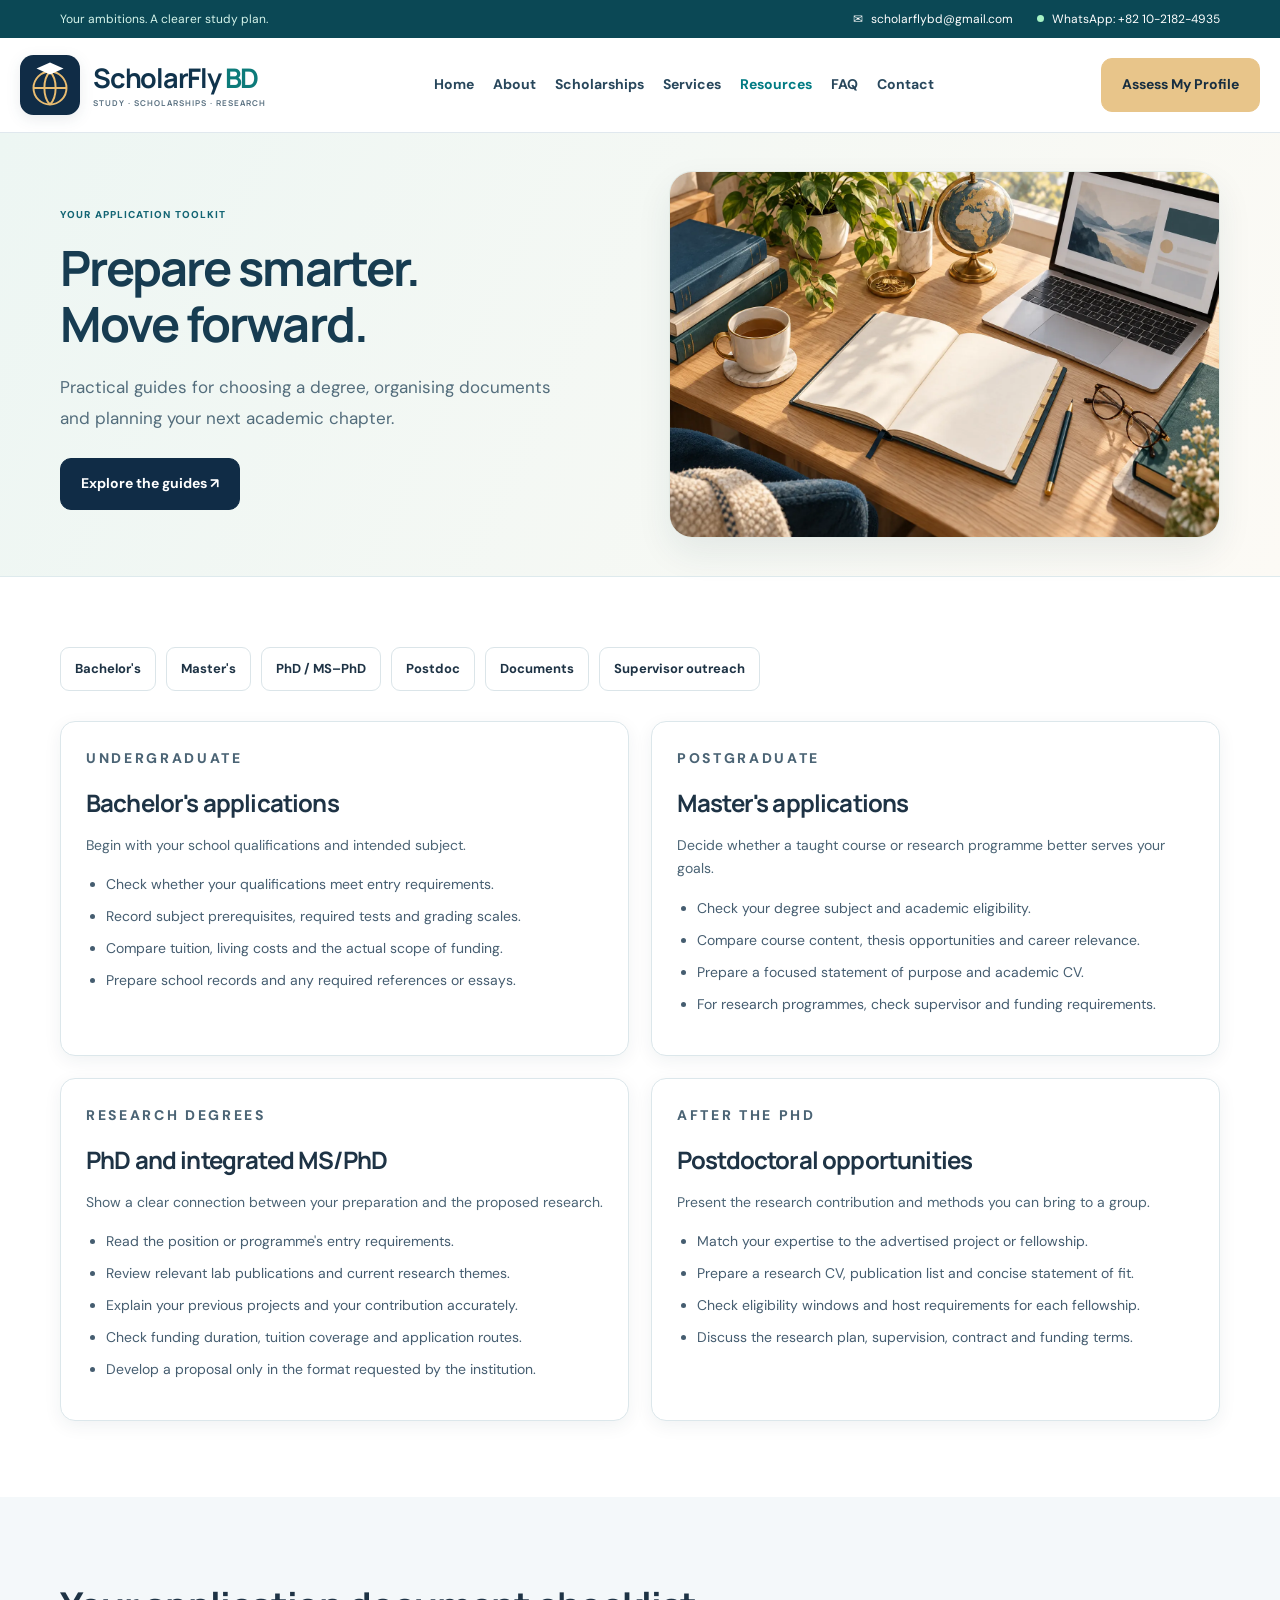
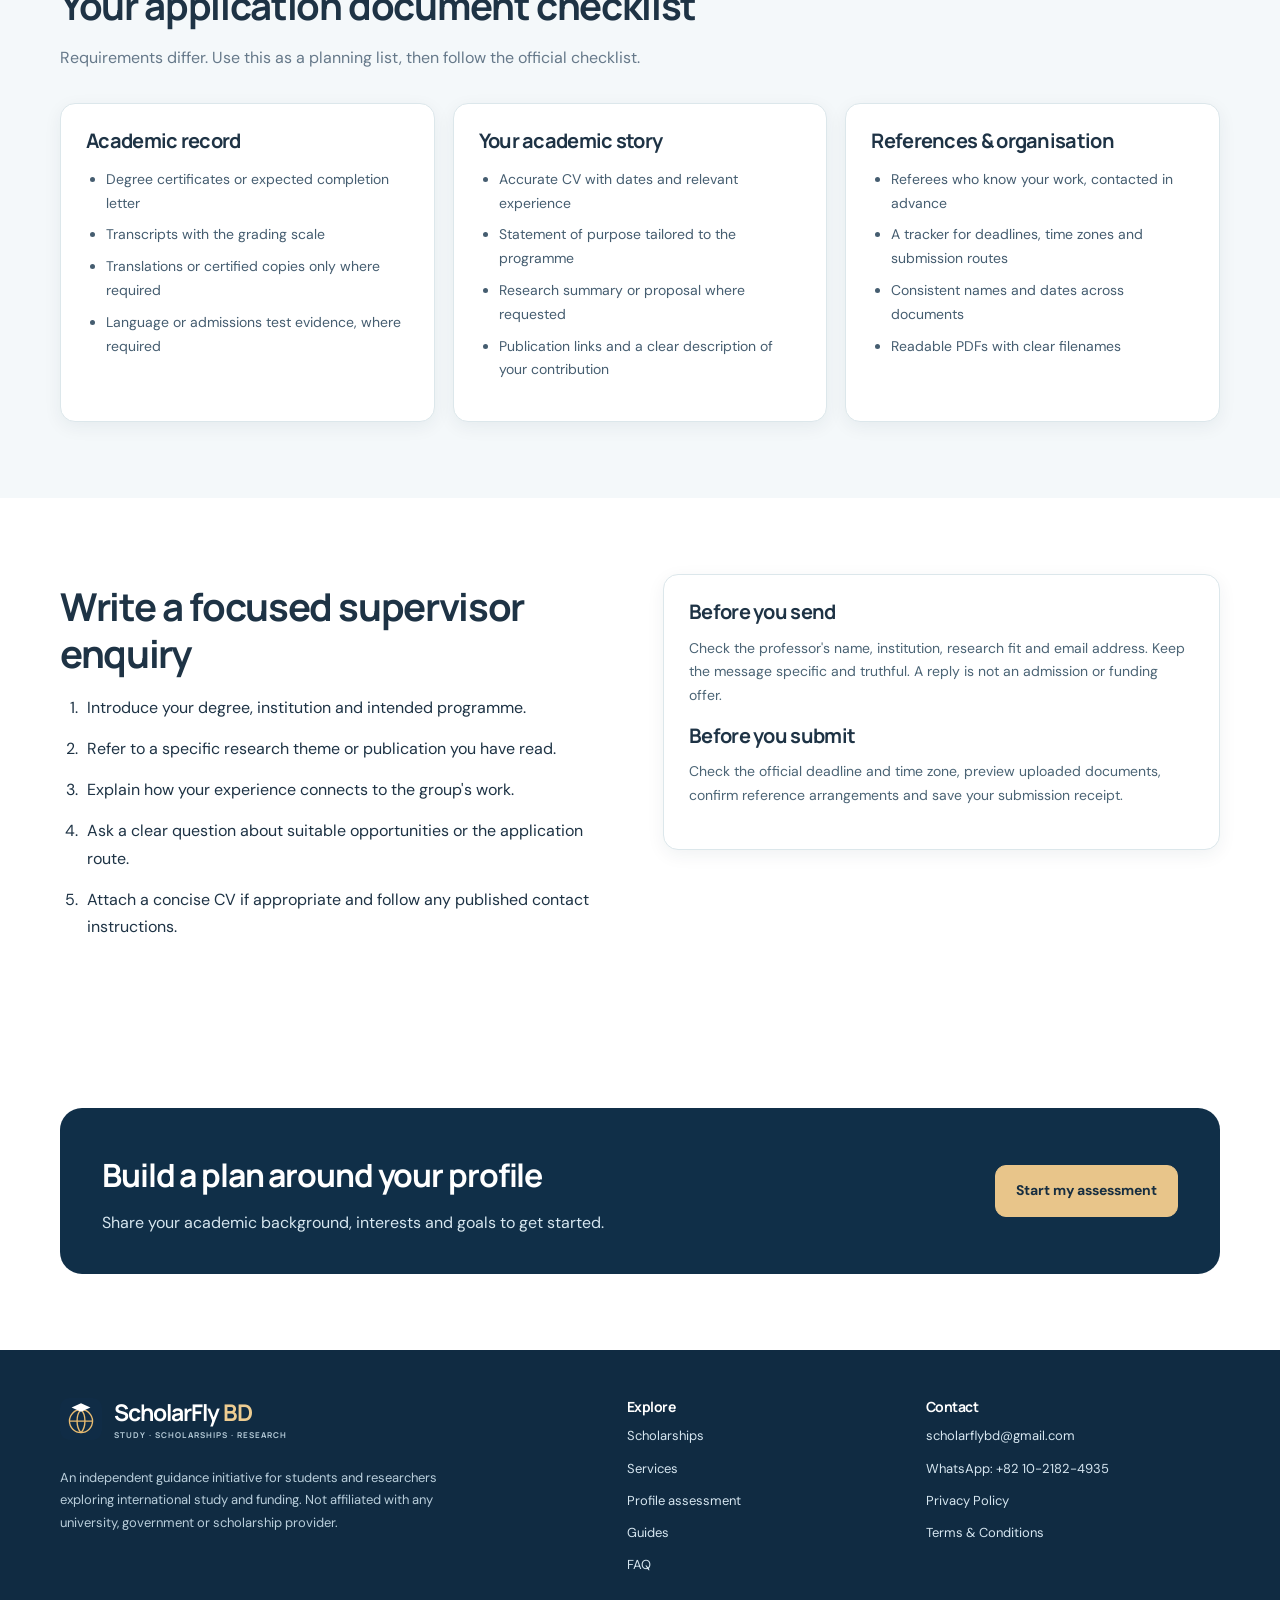
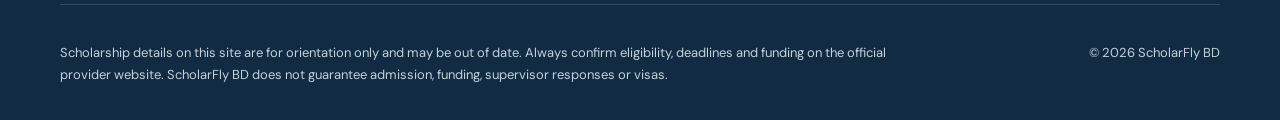
<file: resources.html>
<!DOCTYPE html><html lang="en"><head><meta charset="utf-8"><meta name="viewport" content="width=device-width,initial-scale=1"><title>Scholarship Guides | ScholarFly BD</title><meta name="description" content="Practical guides on finding scholarships, contacting supervisors, writing a CV and SOP, and planning your application."><meta name="theme-color" content="#102C46"><link rel="canonical" href="https://scholarflybd.com/resources.html"><meta property="og:type" content="website"><meta property="og:site_name" content="ScholarFly BD"><meta property="og:title" content="Scholarship Guides | ScholarFly BD"><meta property="og:description" content="Practical guides on finding scholarships, contacting supervisors, writing a CV and SOP, and planning your application."><meta property="og:url" content="https://scholarflybd.com/resources.html"><link rel="icon" href="assets/favicon.svg" type="image/svg+xml"><link rel="preconnect" href="https://fonts.googleapis.com"><link rel="preconnect" href="https://fonts.gstatic.com" crossorigin><link rel="stylesheet" href="assets/style.css?v=20261025polish"><meta name="robots" content="index,follow"></head><body><a class="skip" href="#main">Skip to content</a><div class="contact-ribbon"><div class="wrap ribbon-inner"><span class="ribbon-message">Your ambitions. A clearer study plan.</span><div class="ribbon-links"><a href="mailto:scholarflybd@gmail.com"><span aria-hidden="true">✉</span> scholarflybd@gmail.com</a><a href="https://wa.me/821021824935" target="_blank" rel="noopener noreferrer"><span class="online-dot" aria-hidden="true"></span> WhatsApp: +82 10-2182-4935</a></div></div></div><header class="site-header"><div class="wrap bar"><a class="brand" href="index.html" aria-label="ScholarFly BD home"><svg class="logo-mark" width="42" height="42" style="display:block;width:42px;height:42px;min-width:42px;max-width:42px;max-height:42px;flex:none" viewBox="0 0 40 40" aria-hidden="true"><rect width="40" height="40" rx="9" fill="#102C46"/><g fill="none" stroke="#E9BC71" stroke-width="1.3"><circle cx="20" cy="22" r="11"/><path d="M9 22h22M20 11c-5 5-5 17 0 22M20 11c5 5 5 17 0 22"/></g><path d="M20 5l9 4-9 4-9-4z" fill="#fff"/></svg><span class="brand-wordmark"><strong>ScholarFly <em>BD</em></strong><small>STUDY · SCHOLARSHIPS · RESEARCH</small></span></a><button class="menu-btn" aria-expanded="false" aria-controls="nav">Menu</button><nav id="nav" class="navlinks" aria-label="Main"><a href="index.html">Home</a><a href="about.html">About</a><a href="scholarships.html">Scholarships</a><a href="services.html">Services</a><a href="resources.html" aria-current="page">Resources</a><a href="faq.html">FAQ</a><a href="contact.html">Contact</a></nav><a class="btn gold cta-top" href="assessment.html">Assess My Profile</a></div></header><main id="main"><section class="page-top editorial-hero"><div class="wrap editorial-grid"><div class="editorial-copy"><span class="card-kicker">YOUR APPLICATION TOOLKIT</span><h1>Prepare smarter.<br>Move forward.</h1><p class="lead">Practical guides for choosing a degree, organising documents and planning your next academic chapter.</p><a class="btn" href="#bachelors">Explore the guides ↗</a></div><img class="editorial-image" src="assets/resources-desk.webp" width="1536" height="1024" fetchpriority="high" alt="Illustration: Study planner, books and laptop arranged on a desk"></div></section><section class="sec"><div class="wrap"><div class="chips" aria-label="Jump to a guide"><a class="chip" href="#bachelors">Bachelor's</a><a class="chip" href="#masters">Master's</a><a class="chip" href="#phd">PhD / MS–PhD</a><a class="chip" href="#postdoc">Postdoc</a><a class="chip" href="#documents">Documents</a><a class="chip" href="#outreach">Supervisor outreach</a></div><div class="guide-grid"><article class="card" id="bachelors"><p class="eyebrow">UNDERGRADUATE</p><h2 class="card-title">Bachelor's applications</h2><p>Begin with your school qualifications and intended subject.</p><ul><li>Check whether your qualifications meet entry requirements.</li><li>Record subject prerequisites, required tests and grading scales.</li><li>Compare tuition, living costs and the actual scope of funding.</li><li>Prepare school records and any required references or essays.</li></ul></article><article class="card" id="masters"><p class="eyebrow">POSTGRADUATE</p><h2 class="card-title">Master's applications</h2><p>Decide whether a taught course or research programme better serves your goals.</p><ul><li>Check your degree subject and academic eligibility.</li><li>Compare course content, thesis opportunities and career relevance.</li><li>Prepare a focused statement of purpose and academic CV.</li><li>For research programmes, check supervisor and funding requirements.</li></ul></article><article class="card" id="phd"><p class="eyebrow">RESEARCH DEGREES</p><h2 class="card-title">PhD and integrated MS/PhD</h2><p>Show a clear connection between your preparation and the proposed research.</p><ul><li>Read the position or programme's entry requirements.</li><li>Review relevant lab publications and current research themes.</li><li>Explain your previous projects and your contribution accurately.</li><li>Check funding duration, tuition coverage and application routes.</li><li>Develop a proposal only in the format requested by the institution.</li></ul></article><article class="card" id="postdoc"><p class="eyebrow">AFTER THE PHD</p><h2 class="card-title">Postdoctoral opportunities</h2><p>Present the research contribution and methods you can bring to a group.</p><ul><li>Match your expertise to the advertised project or fellowship.</li><li>Prepare a research CV, publication list and concise statement of fit.</li><li>Check eligibility windows and host requirements for each fellowship.</li><li>Discuss the research plan, supervision, contract and funding terms.</li></ul></article></div></div></section><section class="sec tint" id="documents"><div class="wrap"><div class="section-top"><h2>Your application document checklist</h2><p>Requirements differ. Use this as a planning list, then follow the official checklist.</p></div><div class="grid3"><article class="card"><h3>Academic record</h3><ul><li>Degree certificates or expected completion letter</li><li>Transcripts with the grading scale</li><li>Translations or certified copies only where required</li><li>Language or admissions test evidence, where required</li></ul></article><article class="card"><h3>Your academic story</h3><ul><li>Accurate CV with dates and relevant experience</li><li>Statement of purpose tailored to the programme</li><li>Research summary or proposal where requested</li><li>Publication links and a clear description of your contribution</li></ul></article><article class="card"><h3>References &amp; organisation</h3><ul><li>Referees who know your work, contacted in advance</li><li>A tracker for deadlines, time zones and submission routes</li><li>Consistent names and dates across documents</li><li>Readable PDFs with clear filenames</li></ul></article></div></div></section><section class="sec" id="outreach"><div class="wrap two"><div><h2>Write a focused supervisor enquiry</h2><ol class="steps"><li>Introduce your degree, institution and intended programme.</li><li>Refer to a specific research theme or publication you have read.</li><li>Explain how your experience connects to the group's work.</li><li>Ask a clear question about suitable opportunities or the application route.</li><li>Attach a concise CV if appropriate and follow any published contact instructions.</li></ol></div><aside class="card"><h3>Before you send</h3><p>Check the professor's name, institution, research fit and email address. Keep the message specific and truthful. A reply is not an admission or funding offer.</p><h3>Before you submit</h3><p>Check the official deadline and time zone, preview uploaded documents, confirm reference arrangements and save your submission receipt.</p></aside></div></section><section class="sec"><div class="wrap"><div class="cta"><div><h2>Build a plan around your profile</h2><p>Share your academic background, interests and goals to get started.</p></div><a class="btn gold" href="assessment.html">Start my assessment</a></div></div></section></main><footer class="footer"><div class="wrap fgrid"><div><a class="brand light" href="index.html"><svg class="logo-mark" width="42" height="42" style="display:block;width:42px;height:42px;min-width:42px;max-width:42px;max-height:42px;flex:none" viewBox="0 0 40 40" aria-hidden="true"><rect width="40" height="40" rx="9" fill="#102C46"/><g fill="none" stroke="#E9BC71" stroke-width="1.3"><circle cx="20" cy="22" r="11"/><path d="M9 22h22M20 11c-5 5-5 17 0 22M20 11c5 5 5 17 0 22"/></g><path d="M20 5l9 4-9 4-9-4z" fill="#fff"/></svg><span class="brand-wordmark"><strong>ScholarFly <em>BD</em></strong><small>STUDY · SCHOLARSHIPS · RESEARCH</small></span></a><p>An independent guidance initiative for students and researchers exploring international study and funding. Not affiliated with any university, government or scholarship provider.</p></div><div><h3>Explore</h3><a href="scholarships.html">Scholarships</a><a href="services.html">Services</a><a href="assessment.html">Profile assessment</a><a href="resources.html">Guides</a><a href="faq.html">FAQ</a></div><div><h3>Contact</h3><a href="mailto:scholarflybd@gmail.com">scholarflybd@gmail.com</a><a href="https://wa.me/821021824935" target="_blank" rel="noopener noreferrer">WhatsApp: +82 10-2182-4935</a><a href="privacy.html">Privacy Policy</a><a href="terms.html">Terms &amp; Conditions</a></div></div><div class="wrap legal"><p>Scholarship details on this site are for orientation only and may be out of date. Always confirm eligibility, deadlines and funding on the official provider website. ScholarFly BD does not guarantee admission, funding, supervisor responses or visas.</p><p>© <span id="year">2026</span> ScholarFly BD</p></div></footer><script src="assets/config.js?v=20261025design"></script><script src="assets/main.js?v=20261025design"></script></body></html>
</file>
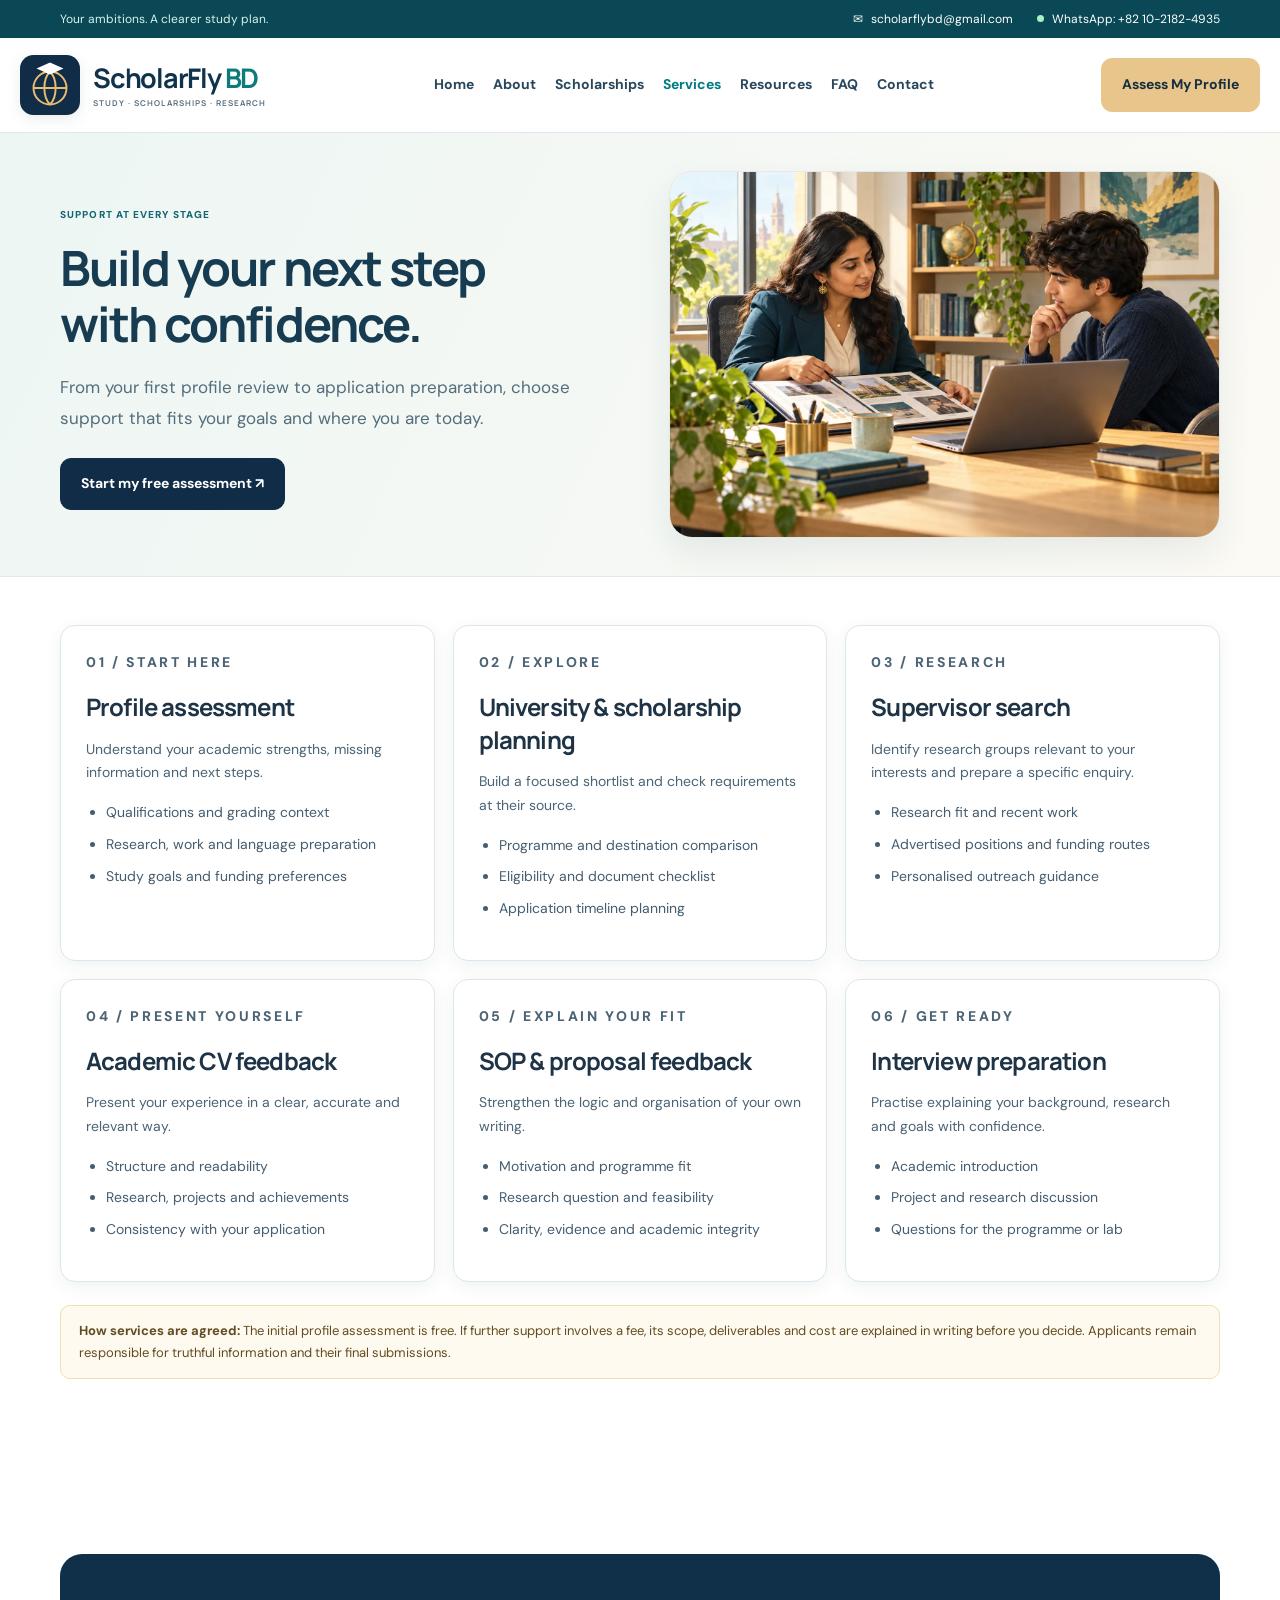
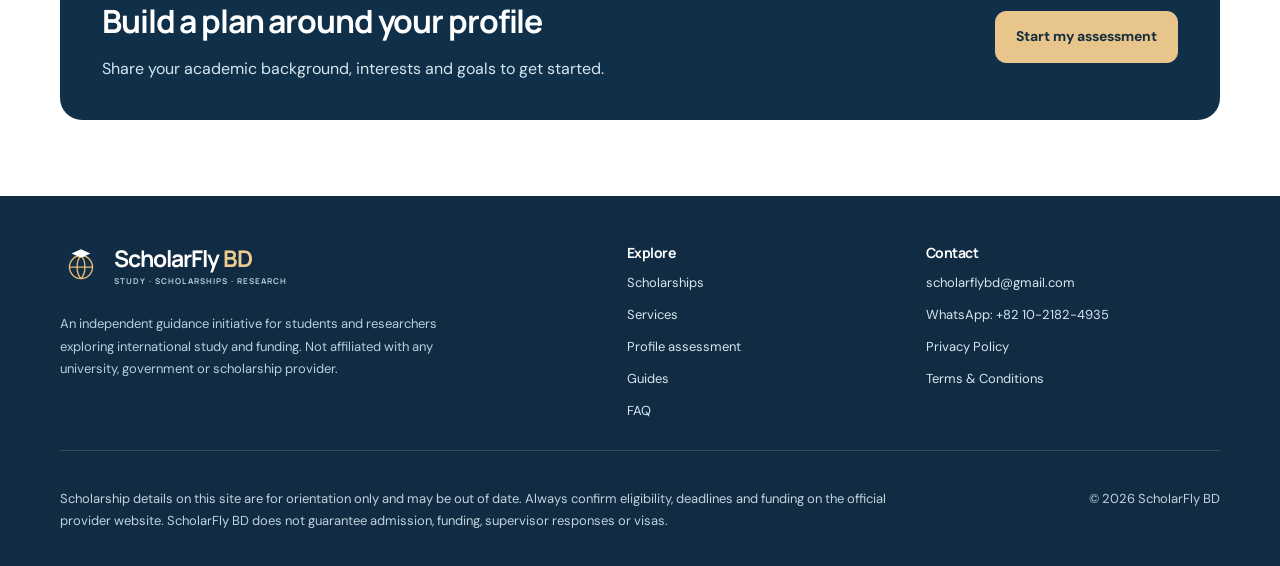
<file: services.html>
<!DOCTYPE html><html lang="en"><head><meta charset="utf-8"><meta name="viewport" content="width=device-width,initial-scale=1"><title>Our Services | ScholarFly BD</title><meta name="description" content="Profile assessment, scholarship matching, supervisor search, CV, SOP, research proposal and application guidance."><meta name="theme-color" content="#102C46"><link rel="canonical" href="https://scholarflybd.com/services.html"><meta property="og:type" content="website"><meta property="og:site_name" content="ScholarFly BD"><meta property="og:title" content="Our Services | ScholarFly BD"><meta property="og:description" content="Profile assessment, scholarship matching, supervisor search, CV, SOP, research proposal and application guidance."><meta property="og:url" content="https://scholarflybd.com/services.html"><link rel="icon" href="assets/favicon.svg" type="image/svg+xml"><link rel="preconnect" href="https://fonts.googleapis.com"><link rel="preconnect" href="https://fonts.gstatic.com" crossorigin><link rel="stylesheet" href="assets/style.css?v=20261025polish"><meta name="robots" content="index,follow"></head><body><a class="skip" href="#main">Skip to content</a><div class="contact-ribbon"><div class="wrap ribbon-inner"><span class="ribbon-message">Your ambitions. A clearer study plan.</span><div class="ribbon-links"><a href="mailto:scholarflybd@gmail.com"><span aria-hidden="true">✉</span> scholarflybd@gmail.com</a><a href="https://wa.me/821021824935" target="_blank" rel="noopener noreferrer"><span class="online-dot" aria-hidden="true"></span> WhatsApp: +82 10-2182-4935</a></div></div></div><header class="site-header"><div class="wrap bar"><a class="brand" href="index.html" aria-label="ScholarFly BD home"><svg class="logo-mark" width="42" height="42" style="display:block;width:42px;height:42px;min-width:42px;max-width:42px;max-height:42px;flex:none" viewBox="0 0 40 40" aria-hidden="true"><rect width="40" height="40" rx="9" fill="#102C46"/><g fill="none" stroke="#E9BC71" stroke-width="1.3"><circle cx="20" cy="22" r="11"/><path d="M9 22h22M20 11c-5 5-5 17 0 22M20 11c5 5 5 17 0 22"/></g><path d="M20 5l9 4-9 4-9-4z" fill="#fff"/></svg><span class="brand-wordmark"><strong>ScholarFly <em>BD</em></strong><small>STUDY · SCHOLARSHIPS · RESEARCH</small></span></a><button class="menu-btn" aria-expanded="false" aria-controls="nav">Menu</button><nav id="nav" class="navlinks" aria-label="Main"><a href="index.html">Home</a><a href="about.html">About</a><a href="scholarships.html">Scholarships</a><a href="services.html" aria-current="page">Services</a><a href="resources.html">Resources</a><a href="faq.html">FAQ</a><a href="contact.html">Contact</a></nav><a class="btn gold cta-top" href="assessment.html">Assess My Profile</a></div></header><main id="main"><section class="page-top editorial-hero"><div class="wrap editorial-grid"><div class="editorial-copy"><span class="card-kicker">SUPPORT AT EVERY STAGE</span><h1>Build your next step<br>with confidence.</h1><p class="lead">From your first profile review to application preparation, choose support that fits your goals and where you are today.</p><a class="btn" href="assessment.html">Start my free assessment ↗</a></div><img class="editorial-image" src="assets/services-guidance.webp" width="1536" height="1024" fetchpriority="high" alt="Illustration: An adviser and student discussing an academic application"></div></section><section class="sec"><div class="wrap"><div class="grid3"><article class="card"><p class="eyebrow">01 / START HERE</p><h2 class="card-title">Profile assessment</h2><p>Understand your academic strengths, missing information and next steps.</p><ul><li>Qualifications and grading context</li><li>Research, work and language preparation</li><li>Study goals and funding preferences</li></ul></article><article class="card"><p class="eyebrow">02 / EXPLORE</p><h2 class="card-title">University &amp; scholarship planning</h2><p>Build a focused shortlist and check requirements at their source.</p><ul><li>Programme and destination comparison</li><li>Eligibility and document checklist</li><li>Application timeline planning</li></ul></article><article class="card"><p class="eyebrow">03 / RESEARCH</p><h2 class="card-title">Supervisor search</h2><p>Identify research groups relevant to your interests and prepare a specific enquiry.</p><ul><li>Research fit and recent work</li><li>Advertised positions and funding routes</li><li>Personalised outreach guidance</li></ul></article><article class="card"><p class="eyebrow">04 / PRESENT YOURSELF</p><h2 class="card-title">Academic CV feedback</h2><p>Present your experience in a clear, accurate and relevant way.</p><ul><li>Structure and readability</li><li>Research, projects and achievements</li><li>Consistency with your application</li></ul></article><article class="card"><p class="eyebrow">05 / EXPLAIN YOUR FIT</p><h2 class="card-title">SOP &amp; proposal feedback</h2><p>Strengthen the logic and organisation of your own writing.</p><ul><li>Motivation and programme fit</li><li>Research question and feasibility</li><li>Clarity, evidence and academic integrity</li></ul></article><article class="card"><p class="eyebrow">06 / GET READY</p><h2 class="card-title">Interview preparation</h2><p>Practise explaining your background, research and goals with confidence.</p><ul><li>Academic introduction</li><li>Project and research discussion</li><li>Questions for the programme or lab</li></ul></article></div><div class="notice"><strong>How services are agreed:</strong> The initial profile assessment is free. If further support involves a fee, its scope, deliverables and cost are explained in writing before you decide. Applicants remain responsible for truthful information and their final submissions.</div></div></section><section class="sec"><div class="wrap"><div class="cta"><div><h2>Build a plan around your profile</h2><p>Share your academic background, interests and goals to get started.</p></div><a class="btn gold" href="assessment.html">Start my assessment</a></div></div></section></main><footer class="footer"><div class="wrap fgrid"><div><a class="brand light" href="index.html"><svg class="logo-mark" width="42" height="42" style="display:block;width:42px;height:42px;min-width:42px;max-width:42px;max-height:42px;flex:none" viewBox="0 0 40 40" aria-hidden="true"><rect width="40" height="40" rx="9" fill="#102C46"/><g fill="none" stroke="#E9BC71" stroke-width="1.3"><circle cx="20" cy="22" r="11"/><path d="M9 22h22M20 11c-5 5-5 17 0 22M20 11c5 5 5 17 0 22"/></g><path d="M20 5l9 4-9 4-9-4z" fill="#fff"/></svg><span class="brand-wordmark"><strong>ScholarFly <em>BD</em></strong><small>STUDY · SCHOLARSHIPS · RESEARCH</small></span></a><p>An independent guidance initiative for students and researchers exploring international study and funding. Not affiliated with any university, government or scholarship provider.</p></div><div><h3>Explore</h3><a href="scholarships.html">Scholarships</a><a href="services.html">Services</a><a href="assessment.html">Profile assessment</a><a href="resources.html">Guides</a><a href="faq.html">FAQ</a></div><div><h3>Contact</h3><a href="mailto:scholarflybd@gmail.com">scholarflybd@gmail.com</a><a href="https://wa.me/821021824935" target="_blank" rel="noopener noreferrer">WhatsApp: +82 10-2182-4935</a><a href="privacy.html">Privacy Policy</a><a href="terms.html">Terms &amp; Conditions</a></div></div><div class="wrap legal"><p>Scholarship details on this site are for orientation only and may be out of date. Always confirm eligibility, deadlines and funding on the official provider website. ScholarFly BD does not guarantee admission, funding, supervisor responses or visas.</p><p>© <span id="year">2026</span> ScholarFly BD</p></div></footer><script src="assets/config.js?v=20261025design"></script><script src="assets/main.js?v=20261025design"></script></body></html>
</file>
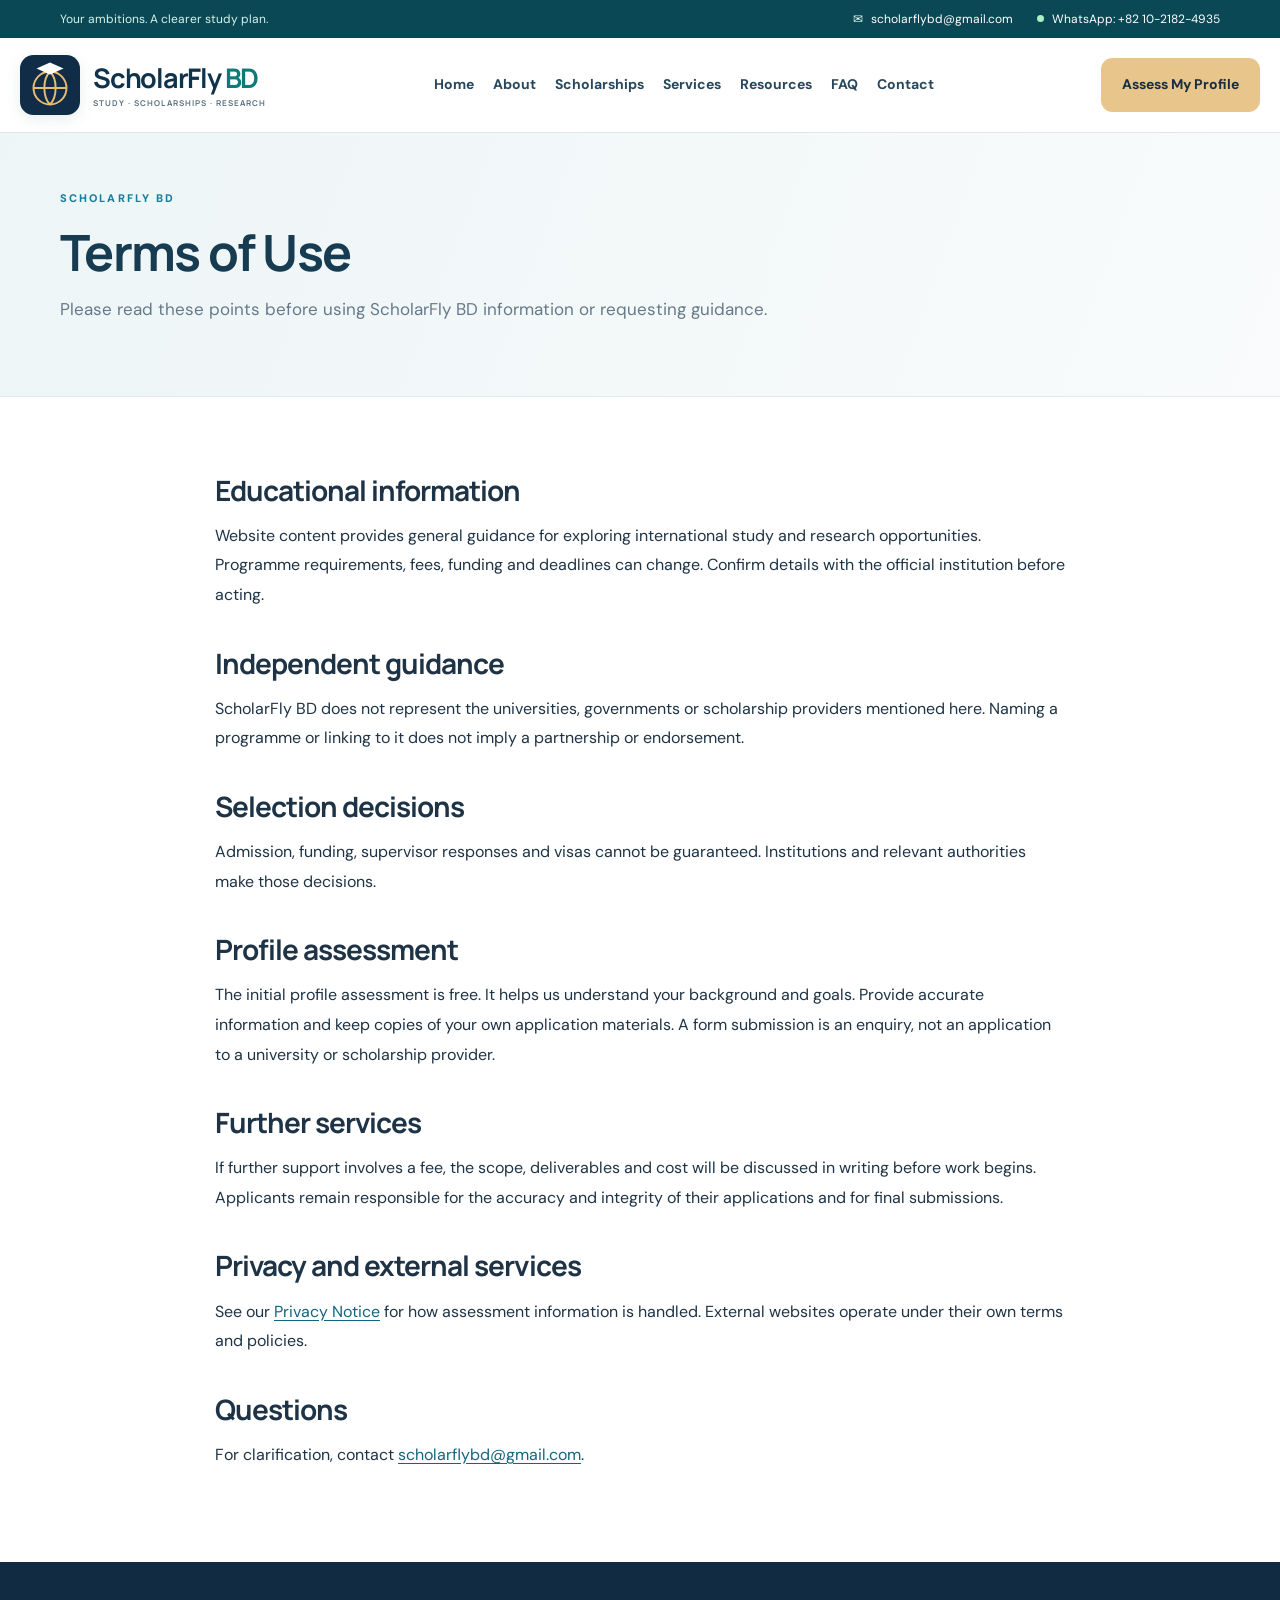
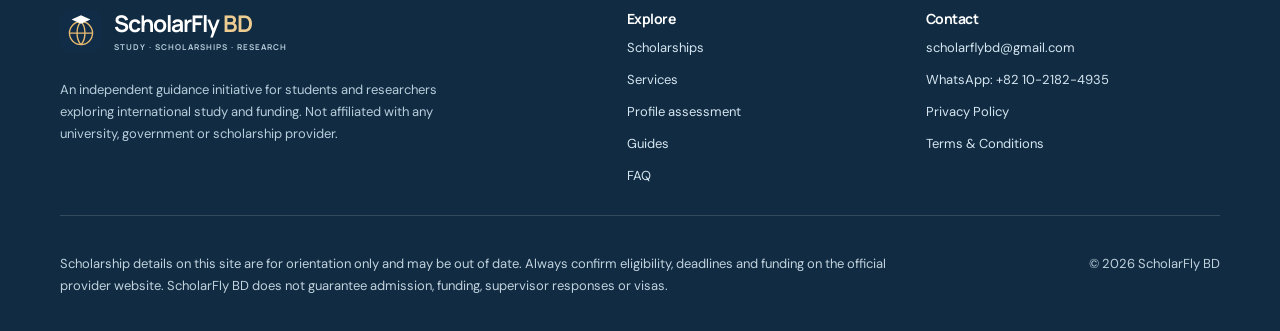
<file: terms.html>
<!DOCTYPE html><html lang="en"><head><meta charset="utf-8"><meta name="viewport" content="width=device-width,initial-scale=1"><title>Terms & Conditions | ScholarFly BD</title><meta name="description" content="Terms for using the ScholarFly BD website and guidance."><meta name="theme-color" content="#102C46"><link rel="canonical" href="https://scholarflybd.com/terms.html"><meta property="og:type" content="website"><meta property="og:site_name" content="ScholarFly BD"><meta property="og:title" content="Terms & Conditions | ScholarFly BD"><meta property="og:description" content="Terms for using the ScholarFly BD website and guidance."><meta property="og:url" content="https://scholarflybd.com/terms.html"><link rel="icon" href="assets/favicon.svg" type="image/svg+xml"><link rel="preconnect" href="https://fonts.googleapis.com"><link rel="preconnect" href="https://fonts.gstatic.com" crossorigin><link rel="stylesheet" href="assets/style.css?v=20261025polish"><meta name="robots" content="index,follow"></head><body><a class="skip" href="#main">Skip to content</a><div class="contact-ribbon"><div class="wrap ribbon-inner"><span class="ribbon-message">Your ambitions. A clearer study plan.</span><div class="ribbon-links"><a href="mailto:scholarflybd@gmail.com"><span aria-hidden="true">✉</span> scholarflybd@gmail.com</a><a href="https://wa.me/821021824935" target="_blank" rel="noopener noreferrer"><span class="online-dot" aria-hidden="true"></span> WhatsApp: +82 10-2182-4935</a></div></div></div><header class="site-header"><div class="wrap bar"><a class="brand" href="index.html" aria-label="ScholarFly BD home"><svg class="logo-mark" width="42" height="42" style="display:block;width:42px;height:42px;min-width:42px;max-width:42px;max-height:42px;flex:none" viewBox="0 0 40 40" aria-hidden="true"><rect width="40" height="40" rx="9" fill="#102C46"/><g fill="none" stroke="#E9BC71" stroke-width="1.3"><circle cx="20" cy="22" r="11"/><path d="M9 22h22M20 11c-5 5-5 17 0 22M20 11c5 5 5 17 0 22"/></g><path d="M20 5l9 4-9 4-9-4z" fill="#fff"/></svg><span class="brand-wordmark"><strong>ScholarFly <em>BD</em></strong><small>STUDY · SCHOLARSHIPS · RESEARCH</small></span></a><button class="menu-btn" aria-expanded="false" aria-controls="nav">Menu</button><nav id="nav" class="navlinks" aria-label="Main"><a href="index.html">Home</a><a href="about.html">About</a><a href="scholarships.html">Scholarships</a><a href="services.html">Services</a><a href="resources.html">Resources</a><a href="faq.html">FAQ</a><a href="contact.html">Contact</a></nav><a class="btn gold cta-top" href="assessment.html">Assess My Profile</a></div></header><main id="main"><section class="page-top"><div class="wrap"><p class="eyebrow">SCHOLARFLY BD</p><h1>Terms of Use</h1><p class="lead">Please read these points before using ScholarFly BD information or requesting guidance.</p></div></section><section class="sec"><div class="wrap prose"><h2>Educational information</h2><p>Website content provides general guidance for exploring international study and research opportunities. Programme requirements, fees, funding and deadlines can change. Confirm details with the official institution before acting.</p><h2>Independent guidance</h2><p>ScholarFly BD does not represent the universities, governments or scholarship providers mentioned here. Naming a programme or linking to it does not imply a partnership or endorsement.</p><h2>Selection decisions</h2><p>Admission, funding, supervisor responses and visas cannot be guaranteed. Institutions and relevant authorities make those decisions.</p><h2>Profile assessment</h2><p>The initial profile assessment is free. It helps us understand your background and goals. Provide accurate information and keep copies of your own application materials. A form submission is an enquiry, not an application to a university or scholarship provider.</p><h2>Further services</h2><p>If further support involves a fee, the scope, deliverables and cost will be discussed in writing before work begins. Applicants remain responsible for the accuracy and integrity of their applications and for final submissions.</p><h2>Privacy and external services</h2><p>See our <a href="privacy.html">Privacy Notice</a> for how assessment information is handled. External websites operate under their own terms and policies.</p><h2>Questions</h2><p>For clarification, contact <a href="mailto:scholarflybd@gmail.com">scholarflybd@gmail.com</a>.</p></div></section></main><footer class="footer"><div class="wrap fgrid"><div><a class="brand light" href="index.html"><svg class="logo-mark" width="42" height="42" style="display:block;width:42px;height:42px;min-width:42px;max-width:42px;max-height:42px;flex:none" viewBox="0 0 40 40" aria-hidden="true"><rect width="40" height="40" rx="9" fill="#102C46"/><g fill="none" stroke="#E9BC71" stroke-width="1.3"><circle cx="20" cy="22" r="11"/><path d="M9 22h22M20 11c-5 5-5 17 0 22M20 11c5 5 5 17 0 22"/></g><path d="M20 5l9 4-9 4-9-4z" fill="#fff"/></svg><span class="brand-wordmark"><strong>ScholarFly <em>BD</em></strong><small>STUDY · SCHOLARSHIPS · RESEARCH</small></span></a><p>An independent guidance initiative for students and researchers exploring international study and funding. Not affiliated with any university, government or scholarship provider.</p></div><div><h3>Explore</h3><a href="scholarships.html">Scholarships</a><a href="services.html">Services</a><a href="assessment.html">Profile assessment</a><a href="resources.html">Guides</a><a href="faq.html">FAQ</a></div><div><h3>Contact</h3><a href="mailto:scholarflybd@gmail.com">scholarflybd@gmail.com</a><a href="https://wa.me/821021824935" target="_blank" rel="noopener noreferrer">WhatsApp: +82 10-2182-4935</a><a href="privacy.html">Privacy Policy</a><a href="terms.html">Terms &amp; Conditions</a></div></div><div class="wrap legal"><p>Scholarship details on this site are for orientation only and may be out of date. Always confirm eligibility, deadlines and funding on the official provider website. ScholarFly BD does not guarantee admission, funding, supervisor responses or visas.</p><p>© <span id="year">2026</span> ScholarFly BD</p></div></footer><script src="assets/config.js?v=20261025design"></script><script src="assets/main.js?v=20261025design"></script></body></html>
</file>
<file: assets/style.css>
@import url('https://fonts.googleapis.com/css2?family=DM+Sans:wght@400;500;600;700&family=Manrope:wght@500;600;700;800&display=swap');
:root{--navy:#102c46;--navy2:#174765;--ink:#1e3345;--muted:#66798a;--blue:#15688b;--pale:#f5f8fa;--line:#e0e8ee;--gold:#f1c88a}*{box-sizing:border-box}html{scroll-behavior:smooth}body{margin:0;background:white;color:var(--ink);font-family:'DM Sans',sans-serif;line-height:1.7}h1,h2,h3,h4{font-family:Manrope,sans-serif;letter-spacing:-.035em;line-height:1.22}h1{font-size:clamp(40px,5vw,66px);margin:15px 0 22px}h2{font-size:clamp(28px,3vw,40px);margin:10px 0 14px}h3{font-size:20px}p{margin:0 0 16px}a{color:inherit;text-decoration:none}img{max-width:100%;height:auto}button,input,select{font:inherit}.container{max-width:1200px;width:calc(100% - 48px);margin-inline:auto}.narrow{max-width:840px}.site-header{position:sticky;top:0;z-index:20;background:#ffffffed;backdrop-filter:blur(12px);border-bottom:1px solid var(--line)}.nav{min-height:91px;display:flex;justify-content:space-between;gap:22px;align-items:center}.logo{display:flex;align-items:center;gap:13px;min-width:max-content}.logo img{border-radius:13px;width:52px;height:52px}.logo strong{display:block;font-size:20px;font-family:Manrope,sans-serif;letter-spacing:-.05em;color:var(--navy)}.logo em{font-style:normal;color:#217f99}.logo small{display:block;max-width:230px;font-weight:700;font-size:9px;color:#6d879b;letter-spacing:.11em;text-transform:uppercase;line-height:1.5}.navlinks{display:flex;gap:23px;align-items:center}.navlinks a{font-size:13px;font-weight:700;color:#3a4f62}.navlinks a:hover,.navlinks a.active{color:#007da1}.btn{display:inline-flex;align-items:center;justify-content:center;background:var(--navy);border:1px solid var(--navy);color:white;border-radius:11px;padding:13px 20px;font-weight:700;font-size:14px;transition:transform .15s,background .15s;cursor:pointer}.btn:hover{transform:translateY(-2px);background:#245776}.btn-outline-white{border:1px solid #ffffff70;background:transparent}.btn-outline-white:hover{background:#ffffff20}.btn-white{background:#fff;color:#103c5c;border-color:#fff}.btn-ink{background:#123b59}.mobile-btn{display:none}.hero{background:linear-gradient(117deg,#0b283f,#1d546f);color:#fff}.hero-grid{display:grid;grid-template-columns:1fr .87fr;align-items:center;gap:70px;padding:86px 0 100px}.hero h1{max-width:660px}.hero .accent{color:#f5d39b}.hero p{color:#d9e8ef;max-width:600px;font-size:17px}.eyebrow{font-size:11px;letter-spacing:.19em;font-weight:800;color:#167d9c;text-transform:uppercase}.eyebrow.light{color:#a9d6e8}.lead{font-size:17px;color:var(--muted);max-width:740px}.hero-actions{display:flex;flex-wrap:wrap;gap:12px;margin-top:28px}.hero-actions .btn{background:#f3c88b;color:#183447;border-color:#f3c88b}.hero-actions .btn-outline-white{background:transparent;color:white;border-color:#ffffff70}.hero-trust{display:flex;gap:20px;flex-wrap:wrap;margin-top:32px;font-size:12px;color:#c4e0ed}.hero-art{background:#ffffff14;border:1px solid #ffffff24;border-radius:25px;overflow:hidden;padding:14px;box-shadow:0 25px 55px #061b2e55}.hero-art img{display:block;width:100%;border-radius:17px}.art-caption{padding:16px 8px 8px;display:flex;flex-direction:column;gap:2px}.art-caption span{font-size:13px;color:#d9e8ef}.feature-strip{position:relative;margin-top:-42px;z-index:1}.features{display:grid;grid-template-columns:repeat(3,1fr);background:#fff;border:1px solid var(--line);border-radius:17px;box-shadow:0 15px 50px #23466016;padding:10px}.features div{padding:16px 23px;border-right:1px solid var(--line);display:grid;gap:2px}.features div:last-child{border:0}.features span{font-size:11px;color:#5586a1;font-weight:800}.features strong{font-family:Manrope;font-size:17px}.features small{color:var(--muted)}.section{padding:78px 0}.section.tint{background:var(--pale)}.section-top{max-width:760px;margin-bottom:32px}.section-top p{color:var(--muted)}.destination-grid{display:grid;grid-template-columns:repeat(3,1fr);gap:18px}.destination-card{background:white;border:1px solid var(--line);border-radius:17px;padding:26px;min-height:205px;transition:box-shadow .2s,transform .2s}.destination-card:hover,.scholarship-card:hover{box-shadow:0 14px 35px #214d6b1b;transform:translateY(-2px)}.big-flag{font-size:33px}.destination-card h3{margin:9px 0 5px}.destination-card p{font-size:13px;color:var(--muted)}.card-link,.text-link{color:#176f93;font-weight:800;font-size:13px}.section-bottom{margin-top:26px}.split{display:grid;grid-template-columns:1fr 1fr;gap:64px}.align-center{align-items:center}.align-start{align-items:start}.check-list{list-style:none;padding:0;margin:22px 0}.check-list li{padding:6px 0 6px 28px;position:relative}.check-list li:before{content:'✓';color:#228a89;font-weight:bold;position:absolute;left:1px}.photo-art{border:1px solid var(--line);background:#fff;padding:18px;border-radius:24px;box-shadow:0 17px 37px #214d6b10}.photo-art img{display:block;width:100%;border-radius:12px}.three-steps,.grid-3{display:grid;grid-template-columns:repeat(3,1fr);gap:22px}.three-steps article,.card{padding:27px;border:1px solid var(--line);background:white;border-radius:18px}.three-steps article span{display:grid;place-items:center;width:40px;height:40px;border-radius:50%;background:#e9f4f7;color:#21748e;font-weight:800}.three-steps p,.card p{font-size:14px;color:var(--muted)}.center-space{text-align:center;margin-top:30px}.cta-section{padding-top:0}.cta-premium{background:#0e354f;border-radius:24px;color:#fff;padding:45px 50px;display:flex;align-items:center;justify-content:space-between;gap:24px}.cta-premium p{color:#cce1ed}.cta-premium h2{margin-bottom:10px}.page-intro{background:linear-gradient(110deg,#f1f7fa,#fff);padding:78px 0 65px;border-bottom:1px solid var(--line)}.page-intro h1{font-size:clamp(37px,4.5vw,57px);max-width:840px}.page-intro .lead{margin:0}.service-grid{display:grid;grid-template-columns:repeat(3,1fr);gap:20px}.service-card{border:1px solid var(--line);border-radius:19px;padding:29px;background:#fff}.service-card p{color:var(--muted);font-size:14px}.service-icon,.card-icon{display:grid;place-items:center;background:#eaf4f8;border-radius:14px;width:49px;height:49px;color:#135f7f;font-size:23px}.notice{padding:18px 20px;background:#faf7ef;border:1px solid #e9dbba;border-radius:11px;color:#675c43;font-size:13px;margin:23px 0}.directory-head{display:flex;gap:24px;align-items:end;justify-content:space-between}.directory-head p{color:var(--muted)}.directory-count{color:#1e708b;border:1px solid #cfe1e8;border-radius:30px;padding:8px 15px;font-weight:700;white-space:nowrap}.premium-filter{display:grid;grid-template-columns:2fr 1fr 1fr;gap:13px;border:1px solid var(--line);border-radius:16px;background:#f9fbfc;padding:17px;margin:21px 0}.premium-filter label{display:grid;gap:6px;font-size:12px;font-weight:700;color:#5e7080}.premium-filter input,.premium-filter select{width:100%;border:1px solid #d0dfe6;background:white;border-radius:9px;padding:12px 14px;color:var(--ink)}.scholarship-grid{display:grid;grid-template-columns:repeat(3,1fr);gap:20px}.scholarship-card{border:1px solid var(--line);border-radius:19px;background:#fff;padding:24px;transition:box-shadow .2s,transform .2s;display:flex;flex-direction:column}.sch-card-head{display:flex;gap:13px;align-items:center;margin-bottom:19px}.country-flag{font-size:43px;line-height:1.1;display:inline-grid;place-items:center;width:66px;height:61px;border-radius:12px;background:#f1f6f8}.sch-card-head h3{font-size:19px;margin:4px 0 0}.country-region{font-size:11px;text-transform:uppercase;color:#7b8b97;letter-spacing:.07em;font-weight:700}.programme-type{font-size:10px;text-transform:uppercase;letter-spacing:.12em;color:#187f99;font-weight:800}.scholarship-card h4{margin:8px 0 10px;font-size:17px}.sch-summary{font-size:14px;color:#455d70;margin:0 0 10px}.sch-note{font-size:13px;color:var(--muted);margin-bottom:17px}.sch-meta{border-top:1px solid var(--line);padding-top:14px;display:grid;gap:10px;margin-top:auto}.sch-meta span{display:block;font-size:12px;color:#526a7b}.sch-meta b{display:block;font-size:11px;text-transform:uppercase;letter-spacing:.05em;color:#1d4c69}.sch-actions{border-top:1px solid var(--line);margin-top:17px;padding-top:15px;display:flex;justify-content:space-between;gap:12px;flex-wrap:wrap}.subtle-link{color:#667b8b;font-weight:700;font-size:12px}.no-results,.resource-note{border:1px solid var(--line);border-radius:17px;padding:25px;text-align:center;margin-top:20px}.resource-note{background:#f6f9fb;margin-top:34px}.resource-note p{color:var(--muted)}.form-overview{display:grid;gap:16px}.form-overview-row{display:flex;gap:15px;align-items:start}.form-overview-row>span{display:grid;place-items:center;min-width:35px;height:35px;border-radius:12px;background:#e7f3f7;color:#16728d;font-weight:800}.form-overview-row strong{font-family:Manrope;font-size:15px}.form-overview-row p{font-size:13px;color:var(--muted);margin:3px 0}.assessment-panel{background:#f5f9fa;border:1px solid #dbe7ec;border-radius:24px;padding:30px;position:sticky;top:120px}.assessment-panel p{color:#587284;font-size:14px}.assessment-panel h2{font-size:28px}.full-btn{width:100%}.form-warning{background:#fff6e8;border:1px solid #e7d5b6;border-radius:12px;padding:15px;margin-top:16px;font-size:12px;color:#675034}.form-warning p{margin:4px 0 0}.privacy-hint{font-size:12px!important;margin-top:19px}.privacy-hint a,.legal a{color:#176e8b;text-decoration:underline}.contact-tiles{display:grid;gap:12px;margin-top:23px}.contact-tile{display:flex;align-items:center;gap:15px;border:1px solid var(--line);border-radius:14px;padding:18px;background:#fff}.contact-tile>span{width:44px;height:44px;background:#e9f4f8;border-radius:13px;display:grid;place-items:center;color:#17718d;font-size:21px}.contact-tile div{display:grid;flex:1}.contact-tile small{color:var(--muted)}.faq-list details{border:1px solid var(--line);padding:18px 22px;border-radius:13px;margin-bottom:12px;background:white}.faq-list summary{font-family:Manrope;font-weight:700;cursor:pointer}.faq-list p{font-size:14px;color:var(--muted);margin-top:12px}.legal h2{font-size:24px;margin-top:28px}.legal p{color:#4e6374}.footer{background:#0a263a;color:#fff;padding:62px 0 28px}.footer-grid{display:grid;grid-template-columns:2fr 1fr 1fr;gap:50px}.footer .logo strong{color:white}.footer .logo small{color:#bbd0de}.footer p{color:#b4cbda;font-size:13px;max-width:410px;margin-top:17px}.footer h3{font-size:14px;margin:0 0 17px}.footer-grid>div:not(:first-child){display:flex;flex-direction:column;align-items:start;gap:8px}.footer-grid a:not(.logo){font-size:13px;color:#bbd0de}.footer-bottom{border-top:1px solid #ffffff27;padding-top:20px;margin-top:38px;font-size:11px;color:#a4bccc}.hidden{display:none!important}@media(max-width:1100px){.navlinks{gap:12px}.navlinks a{font-size:12px}.desktop-cta{display:none}.hero-grid{gap:35px}.scholarship-grid{grid-template-columns:repeat(2,1fr)}}@media(max-width:760px){.container{width:calc(100% - 32px)}.nav{min-height:75px}.logo small{font-size:8px}.logo strong{font-size:18px}.logo img{height:46px;width:46px}.mobile-btn{display:block;font-size:25px;border:0;background:transparent;color:var(--navy);cursor:pointer}.navlinks{display:none;position:absolute;top:74px;left:0;right:0;flex-direction:column;align-items:stretch;gap:0;padding:14px 25px 24px;background:white;border-bottom:1px solid var(--line);box-shadow:0 15px 25px #1c3a4a1e}.navlinks.open{display:flex}.navlinks a{padding:10px;font-size:14px}.hero-grid,.split{grid-template-columns:1fr}.hero-grid{padding:52px 0 90px}.features{grid-template-columns:1fr}.features div{border-right:0;border-bottom:1px solid var(--line)}.features div:last-child{border:0}.section{padding:58px 0}.destination-grid,.three-steps,.grid-3,.service-grid,.scholarship-grid,.footer-grid{grid-template-columns:1fr}.premium-filter{grid-template-columns:1fr}.directory-head{align-items:start;flex-direction:column}.cta-premium{display:block;padding:29px}.cta-premium .btn{margin-top:13px}.page-intro{padding:55px 0}.assessment-panel{position:static}.footer-grid{gap:25px}.scholarship-card{padding:21px}}


/* ScholarFly BD institutional layout consistency patch */
.wrap{width:min(1160px,calc(100% - 40px));margin-inline:auto}
.skip{position:absolute;top:-90px;left:12px;z-index:100;background:white;padding:10px}.skip:focus{top:10px}
.bar{min-height:79px;display:flex;align-items:center;justify-content:space-between;gap:24px}
.brand{display:inline-flex;gap:12px;align-items:center;font-family:Manrope,sans-serif;font-size:20px;font-weight:800;letter-spacing:-.05em;color:#10334c;white-space:nowrap}
.logo-mark{height:42px;width:42px;flex-shrink:0}
.menu-btn{display:none;background:none;border:1px solid #cadae3;border-radius:9px;padding:8px 12px;font-weight:700}
.navlinks{display:flex;align-items:center;gap:17px}.navlinks a{font-size:13px;font-weight:700;color:#28475c}.navlinks a:hover,.navlinks a[aria-current="page"]{color:#007b83}
.btn.gold{background:#e8c58a;color:#172e40;border-color:#e8c58a}.btn.ghost{background:transparent;color:#fff;border-color:#a5c2cf}
.hgrid{display:grid;grid-template-columns:minmax(0,1.15fr) minmax(330px,.85fr);gap:54px;align-items:center;padding:75px 0 84px}
.hero .lead{color:#d8eaf1;font-size:17px;max-width:650px}
.actions{display:flex;flex-wrap:wrap;gap:12px;margin-top:25px}
.sec{padding:76px 0}.sec.tint{background:#f4f8fa}
.two{display:grid;grid-template-columns:1fr 1fr;gap:46px;align-items:start}
.checks{padding:0;margin:12px 0;list-style:none}.checks li{position:relative;padding-left:29px;margin:14px 0}.checks li::before{content:'✓';position:absolute;left:0;color:#0b8291;font-weight:800}
.page-top{background:linear-gradient(110deg,#edf5f6,#f9fbfc);padding:56px 0;border-bottom:1px solid #deeaed}.page-top h1{font-size:clamp(36px,4vw,50px);margin:0 0 12px;color:#173c51}
.grid3{display:grid;grid-template-columns:repeat(3,minmax(0,1fr));gap:18px}.grid3>*{min-width:0}
.card{background:#fff;border:1px solid #dce7eb;border-radius:15px;padding:25px;box-shadow:0 5px 18px #0c2f4610}
.card h3{margin:0 0 12px}.card p{color:#4b6475}
.flag{display:inline-block;width:32px;height:22px;object-fit:cover;border-radius:3px;border:1px solid #dbe4e8}
.chips{display:flex;gap:10px;flex-wrap:wrap;margin-top:22px}.chip{display:inline-flex;gap:9px;align-items:center;background:#fff;border:1px solid #dbe5e9;border-radius:9px;padding:10px 14px;font-size:13px;font-weight:700}.chip:hover{border-color:#127d8b}
.filters{display:grid;grid-template-columns:repeat(3,minmax(0,1fr));gap:12px;padding:22px;background:#f5f9fa;border:1px solid #dce8ec;border-radius:14px;margin:22px 0}
.filters label{font-size:12px;font-weight:800;display:grid;gap:5px}.filters input,.filters select{width:100%;padding:11px;border:1px solid #c8d8e0;border-radius:8px;background:#fff;min-height:46px;color:#153e55}
.filters button{align-self:end}
.notice{padding:14px 18px;border-radius:10px;background:#fffaef;border:1px solid #f0dfaf;color:#634c22;font-size:13px}
#count{color:#587184;font-size:14px;font-weight:700;margin:14px 0}
[hidden]{display:none!important}
.footer{background:#102b42;color:#d6e6f0;padding:48px 0 18px}.footer .brand{color:white}.fgrid{display:grid;grid-template-columns:2fr 1fr 1.1fr;gap:32px}.fgrid>div{display:flex;flex-direction:column;align-items:flex-start;gap:10px}.fgrid p{font-size:13px;color:#b9cedb}.fgrid h3{margin:0;color:white}.fgrid a,.fgrid span{font-size:13px}.fgrid a:hover{color:#e8c58a}.legal{border-top:1px solid #ffffff26;margin-top:28px;padding-top:20px;display:flex;align-items:start;justify-content:space-between;gap:30px;color:#a9bdca;font-size:12px}.legal p:last-child{white-space:nowrap}
@media(max-width:980px){.bar{gap:10px}.navlinks{gap:10px}.navlinks a{font-size:12px}.cta-top{display:none}.hgrid{gap:25px}}
@media(max-width:760px){.wrap{width:calc(100% - 30px)}.bar{min-height:68px}.menu-btn{display:block}.navlinks{display:none;position:absolute;top:67px;left:0;right:0;background:#fff;flex-direction:column;align-items:stretch;gap:3px;padding:18px 22px;border-bottom:1px solid #dae5e9;box-shadow:0 12px 26px #112e4617}.navlinks.open{display:flex}.navlinks a{font-size:15px;padding:10px}.hgrid,.two,.fgrid{grid-template-columns:1fr}.hgrid{padding:53px 0 65px}.sec{padding:50px 0}.grid3{grid-template-columns:1fr}.filters{grid-template-columns:1fr}.legal{display:block}.brand{font-size:17px}.logo-mark{height:37px;width:37px}}

/* Critical logo sizing fix: prevent inline SVG stretching across viewport */
.site-header .logo-mark,.footer .logo-mark,.brand .logo-mark,svg.logo-mark{display:block!important;width:42px!important;height:42px!important;min-width:42px!important;min-height:42px!important;max-width:42px!important;max-height:42px!important;flex:0 0 42px!important;overflow:hidden}
.site-header .brand,.footer .brand{display:inline-flex!important;align-items:center!important;gap:12px!important;width:auto!important;height:auto!important;max-width:100%!important}
.site-header .bar{display:flex!important;align-items:center!important;justify-content:space-between!important;min-height:75px!important}
.site-header .brand span{font-size:19px;line-height:1.2}
@media(max-width:760px){.site-header .logo-mark,.footer .logo-mark,svg.logo-mark{width:36px!important;height:36px!important;min-width:36px!important;min-height:36px!important;max-width:36px!important;max-height:36px!important;flex-basis:36px!important}}


/* Readable pages, keyboard access and consistent application flows. */
:focus-visible{outline:3px solid #147f91;outline-offset:4px}html{scroll-padding-top:96px}.prose{max-width:850px}.prose h2{font-size:28px;margin-top:36px}.prose>h2:first-child{margin-top:0}.prose p{font-size:16px;line-height:1.85}.prose a,.form-fallback a{text-decoration:underline;text-underline-offset:3px;color:#12657e}.muted{color:#526b7c}.cta{background:#102f48;color:white;border-radius:22px;padding:38px 42px;display:flex;align-items:center;justify-content:space-between;gap:28px}.cta h2{font-size:32px}.cta p{color:#d6e6ef;margin:0}.cta>.btn{flex-shrink:0}.card-title{font-size:24px}.card ul{padding-left:20px;color:#455d70;font-size:14px}.card li{margin:8px 0}.guide-grid{display:grid;grid-template-columns:1fr 1fr;gap:22px;margin-top:30px}.guide-grid>article{scroll-margin-top:100px}.assessment-facts{display:flex;flex-wrap:wrap;gap:8px;margin-bottom:25px}.assessment-facts span{font-size:12px;font-weight:700;background:#e9f4f3;color:#175b61;border-radius:30px;padding:7px 12px}.standalone-link{display:block;text-align:center;margin-top:17px}.form-shell{border:1px solid #d6e3e8;border-radius:18px;overflow:hidden;background:#f0ebf8}.form-shell iframe{display:block;width:100%;border:0;min-height:1700px}.form-fallback{text-align:center;margin:18px 0 0;font-size:14px}.steps{padding-left:22px}.steps li{padding-left:5px;margin-bottom:14px}.two>*{min-width:0}.footer .legal p{color:#c1d2dd;max-width:850px}.footer .legal p:last-child{flex-shrink:0}.faq-list summary{line-height:1.6}.card+ .card{margin-top:18px}.grid3>.card+.card,.guide-grid>.card+.card{margin-top:0}.sf-country{display:flex;flex-direction:column}.sf-country a{margin-top:auto;padding-top:12px}.directory-empty{grid-column:1/-1;padding:35px;text-align:center;border:1px dashed #bfd1db;border-radius:14px}.footer a{overflow-wrap:anywhere}.skip{border-radius:8px}.page-top .eyebrow{margin-bottom:14px}.section-top{max-width:780px}section[id],article[id]{scroll-margin-top:100px}
@media(max-width:760px){.guide-grid{grid-template-columns:1fr}.cta{display:block;padding:28px}.cta .btn{margin-top:20px}.cta h2{font-size:27px}.assessment-facts{gap:6px}.form-shell{border-radius:10px}.prose h2{font-size:25px}.assessment-panel{padding:24px}.page-top h1{font-size:36px}.navlinks a{min-height:44px}.footer .legal p:last-child{white-space:normal}}
@media(prefers-reduced-motion:reduce){html{scroll-behavior:auto}*,*::before,*::after{transition:none!important;animation:none!important}}

.country-heading{display:flex;align-items:center;gap:14px;margin-bottom:18px}.country-heading img{width:44px;height:30px;object-fit:cover;border-radius:4px}.country-heading h2{margin:0;font-size:23px}

/* Assessment-first visual refresh */
.contact-ribbon{background:#0b4855;color:#fff;font-size:12px}.ribbon-inner,.ribbon-links{display:flex;align-items:center;justify-content:space-between;gap:24px}.ribbon-inner{min-height:38px}.ribbon-message{color:#d5f4eb}.ribbon-links a{display:inline-flex;align-items:center;gap:8px}.ribbon-links a:hover{text-decoration:underline}.online-dot{width:7px;height:7px;background:#a7f3c5;border-radius:50%;display:inline-block}.home-page .conversion-hero{position:relative;overflow:hidden;background:radial-gradient(ellipse at 5% 0%,#226c73 0,transparent 55%),linear-gradient(120deg,#103d4e,#0a283f 80%)}.home-page .conversion-hero:after{content:'';position:absolute;width:600px;height:600px;border:1px solid #ffffff12;border-radius:50%;right:-320px;top:70px;pointer-events:none}.home-page .hgrid{position:relative;z-index:1;gap:65px;padding:58px 0 65px;grid-template-columns:minmax(0,1.15fr) minmax(0,.85fr)}.hero-kicker{display:inline-block;color:#a9e9df;font-size:11px;letter-spacing:.15em;font-weight:800;margin-bottom:8px}.home-page .hero h1{font-size:clamp(38px,4.2vw,57px);line-height:1.12;letter-spacing:-.045em;margin:15px 0 23px}.home-page .hero h1 span{color:#f5ce86}.home-page .hero .hero-intro{font-size:17px;line-height:1.75;max-width:530px;color:#e2eeef}.home-page .actions{display:flex;flex-wrap:wrap;gap:12px;margin:25px 0 18px}.home-page .primary-assess{background:#f2cd8a;color:#102f3f;border-color:#f2cd8a;gap:18px;padding:16px 20px}.home-page .primary-assess:hover{background:#ffe0a6}.home-page .whatsapp-cta{background:#ffffff08;border-color:#8eb8ba;color:#fff;padding:16px 18px}.hero-promises{display:flex;flex-wrap:wrap;gap:8px 18px;color:#c2dedb;font-size:11px}.study-levels{margin-top:30px;padding-top:20px;border-top:1px solid #ffffff20;display:flex;gap:13px;flex-wrap:wrap;font-size:13px;color:#d7e6eb}.study-levels span{color:#f0cd8d}.profile-start{background:#fff;border-radius:24px;padding:28px;box-shadow:0 24px 70px #00172545;color:#173247;border-top:5px solid #efc77f}.profile-start-top{display:flex;align-items:center;gap:12px;padding-bottom:20px;border-bottom:1px solid #e3ecec}.cap-icon{display:grid;place-items:center;width:44px;height:44px;background:#e9f4f1;border-radius:12px;font-size:25px;flex:none}.card-kicker{font-size:10px;font-weight:800;letter-spacing:.11em;color:#136574}.home-page .hero .profile-start-top p{font-size:13px;color:#395460;margin:2px 0 0;font-weight:700}.free-pill{margin-left:auto;padding:4px 9px;border-radius:20px;background:#e8f5ec;color:#236347;font-size:10px;font-weight:800}.profile-start h2{font-size:31px;line-height:1.2;margin:22px 0 12px;color:#153b4c}.home-page .hero .profile-description{font-size:13px;color:#607581;margin-bottom:20px}.profile-start form{display:grid;gap:8px}.profile-start label{font-size:12px;font-weight:800;color:#234450}.profile-start select{width:100%;min-width:0;padding:12px;border:1px solid #d4e2e5;border-radius:9px;background:#f7fafb;color:#234450;margin-bottom:7px;font-size:14px}.profile-start button{padding:15px 12px;background:#0c6975;border:0;color:white;font-size:13px;font-weight:800;border-radius:9px;cursor:pointer}.profile-start button:hover{background:#084d59}.profile-footnote{text-align:center;font-size:11px;color:#607581;margin-top:17px}.profile-footnote a{color:#116674;text-decoration:underline}.assessment-value{background:#f3f8f7;padding:50px 0 45px;border-bottom:1px solid #e2edeb}.value-heading{text-align:center}.value-heading h2{font-size:32px;margin:10px 0}.value-heading p{color:#607581;font-size:15px}.value-grid{display:grid;grid-template-columns:repeat(3,minmax(0,1fr));gap:20px;margin:28px 0 23px}.value-grid article{position:relative;background:white;border:1px solid #e0ece8;border-radius:15px;padding:24px}.value-grid article:nth-child(2){background:#edf4ff;border-color:#dbe6f5}.value-grid article:nth-child(3){background:#fff6e7;border-color:#f2e3c8}.value-number{display:inline-block;color:#11736d;font-size:12px;font-weight:800;letter-spacing:.1em}.value-grid h3{font-size:19px;margin:12px 0 10px}.value-grid p{font-size:14px;color:#526b79;margin:0}.text-link{display:block;text-align:center;color:#0b6874;font-weight:800;font-size:14px}.home-page .grid4 .card{border-top:3px solid #258d8d}.home-page .grid4 .card:nth-child(2){border-top-color:#c79b47}.home-page .grid4 .card:nth-child(3){border-top-color:#697fce}.home-page .grid4 .card:nth-child(4){border-top-color:#ba7196}
@media(max-width:980px){.ribbon-message{display:none}.ribbon-inner{justify-content:center}.home-page .hgrid{gap:28px}.home-page .hero h1{font-size:43px}.profile-start{padding:23px}.hero-promises{gap:7px 12px}}
@media(max-width:760px){.ribbon-inner{padding:7px 0}.ribbon-links{gap:3px 14px;flex-wrap:wrap;justify-content:center;font-size:11px}.home-page .hgrid{grid-template-columns:1fr;padding:37px 0 40px;gap:30px}.home-page .hero h1{font-size:clamp(36px,8.5vw,49px)}.home-page .hero .hero-intro{font-size:15px}.home-page .actions .btn{flex:1 1 200px}.study-levels{margin-top:22px}.profile-start{width:100%;max-width:500px;justify-self:center}.value-grid{grid-template-columns:1fr;gap:12px}.value-grid article{padding:20px}.assessment-value{padding:35px 0}.value-heading h2{font-size:28px}.hero-kicker{font-size:9px;letter-spacing:.1em}}

.scholarship-hero{padding:34px 0!important;background:linear-gradient(110deg,#eaf5f3,#f9fbf9)!important}.scholarship-hero-grid{display:grid;grid-template-columns:1.05fr 1fr;gap:48px;align-items:center}.scholarship-hero h1{font-size:clamp(34px,4vw,52px);margin:12px 0 16px}.scholarship-hero .lead{font-size:17px;max-width:530px;margin-bottom:24px}.scholarship-hero-image{display:block;width:100%;height:auto;aspect-ratio:3/2;border-radius:22px;box-shadow:0 18px 40px #183f481c;border:1px solid #e1e9e2}.scholarship-hero+.sec{padding-top:38px}@media(max-width:760px){.scholarship-hero-grid{grid-template-columns:1fr;gap:26px}.scholarship-hero{padding:30px 0!important}.scholarship-hero h1{font-size:36px}.scholarship-hero .lead{font-size:16px}.scholarship-hero-image{max-width:540px;justify-self:center}}

/* Image-led homepage pathways */
.story-grid{display:grid;grid-template-columns:1fr 1fr;gap:64px;align-items:center}.story-picture{position:relative;padding-bottom:25px}.story-picture>img{display:block;width:100%;aspect-ratio:1.16;object-fit:cover;border-radius:24px}.picture-note{position:absolute;bottom:0;right:18px;left:28px;background:#113d4d;color:#fff;padding:22px 25px;border-radius:14px;box-shadow:0 14px 30px #10374620}.picture-note span{font-size:9px;letter-spacing:.15em;color:#eecb8a;display:block}.picture-note strong{font-family:Manrope,sans-serif;font-size:20px;display:block;margin-top:7px}.story-copy h2{font-size:clamp(30px,3.3vw,43px);margin:13px 0 20px}.story-copy h2 em{font-style:normal;color:#157b7a}.story-copy>p{color:#5c7381;font-size:15px}.story-checks{list-style:none;padding:0;margin:24px 0}.story-checks li{position:relative;padding-left:30px;margin-bottom:17px}.story-checks li:before{content:'✓';position:absolute;left:0;color:#168272;font-weight:bold}.story-checks strong{display:block;font-size:14px}.story-checks span{display:block;color:#607581;font-size:13px}.story-copy .story-disclaimer{font-size:11px;margin:17px 0 0}.pathway-section{background:#f1f7f6}.pathway-heading{display:flex;align-items:end;justify-content:space-between;gap:40px;margin-bottom:30px}.pathway-heading h2{max-width:620px;font-size:36px;margin-bottom:0}.pathway-heading>p{max-width:260px;color:#607581;font-size:14px;margin:0}.pathway-grid{display:grid;grid-template-columns:repeat(4,minmax(0,1fr));gap:20px}.pathway-card{display:flex;flex-direction:column;background:#fff;border:1px solid #dce8e6;border-radius:17px;overflow:hidden;box-shadow:0 8px 24px #153c4806;transition:transform .2s,box-shadow .2s}.pathway-card:hover{transform:translateY(-5px);box-shadow:0 14px 30px #153c4815}.pathway-image{position:relative}.pathway-image img{display:block;width:100%;aspect-ratio:1.3;object-fit:cover}.pathway-image>span{position:absolute;bottom:12px;left:12px;right:12px;width:fit-content;padding:5px 10px;border-radius:7px;background:#fffef5f2;color:#153d49;font-size:11px;font-weight:800}.pathway-body{display:flex;flex-direction:column;padding:22px;flex:1}.pathway-body h3{font-size:20px;line-height:1.35;margin:0 0 13px}.pathway-body p{font-size:13px;color:#607581;line-height:1.75}.pathway-link{display:flex;justify-content:space-between;font-size:12px;color:#0c6b73;font-weight:800;border-top:1px solid #e4eeeb;padding-top:14px;margin-top:auto}.pathway-bottom{display:flex;align-items:center;justify-content:center;gap:18px;padding-top:28px;font-size:13px}.pathway-bottom p{margin:0;color:#607581}.pathway-bottom a{color:#0e6971;font-weight:800}.home-page .assessment-value{padding-bottom:50px}.home-page .value-grid article{border-top:3px solid #248d87}.home-page .value-grid article:nth-child(2){border-top-color:#7b92c9}.home-page .value-grid article:nth-child(3){border-top-color:#d3a957}@media(max-width:1000px){.story-grid{gap:30px}.pathway-grid{grid-template-columns:repeat(2,minmax(0,1fr))}.pathway-heading{display:block}.pathway-heading>p{max-width:none;margin-top:15px}.pathway-image img{aspect-ratio:1.6}}@media(max-width:760px){.story-grid{grid-template-columns:1fr;gap:30px}.story-picture>img{aspect-ratio:1.4}.picture-note{padding:17px;left:16px;right:16px}.picture-note strong{font-size:18px}.pathway-heading h2{font-size:29px}.pathway-bottom{flex-direction:column;gap:6px;text-align:center}.pathway-body{padding:18px}}@media(max-width:480px){.pathway-grid{grid-template-columns:1fr}.pathway-image img{aspect-ratio:1.6}.pathway-body h3{font-size:22px}}

/* Larger brand and clearer editorial page introductions */
.site-header .wrap{width:min(1240px,calc(100% - 40px))}.site-header .bar{min-height:94px!important;gap:22px!important}.site-header .brand{gap:13px!important;flex-shrink:0}.site-header .brand .logo-mark{width:60px!important;height:60px!important;min-width:60px!important;max-width:60px!important;max-height:60px!important;filter:drop-shadow(0 4px 7px #12384a18)}.brand-wordmark{display:flex;flex-direction:column;gap:5px}.brand-wordmark strong{font-family:Manrope,sans-serif;font-size:27px;line-height:1.15;letter-spacing:-.045em;white-space:nowrap}.brand-wordmark em{font-style:normal;color:#0d7b7a}.brand-wordmark small{font-size:8px;font-weight:700;letter-spacing:.13em;line-height:1.2;color:#5a7181}.footer .brand-wordmark strong{font-size:23px}.footer .brand-wordmark small{color:#b5cbd8}.footer .brand-wordmark em{color:#edcc91}.site-header .navlinks{gap:19px}.site-header .navlinks a{font-size:14px;font-weight:700;letter-spacing:0}.site-header .cta-top{font-size:14px;padding:14px 20px}.editorial-hero{padding:38px 0!important;background:linear-gradient(115deg,#edf6f3,#fcfaf5)!important}.editorial-grid{display:grid;grid-template-columns:1fr 1fr;align-items:center;gap:58px}.editorial-copy h1{font-size:clamp(33px,3.8vw,49px);line-height:1.15;margin:14px 0 20px;letter-spacing:-.04em}.editorial-copy .lead{font-size:17px;line-height:1.8;color:#536d7c;margin:0 0 25px;max-width:520px}.editorial-image{width:100%;height:auto;aspect-ratio:3/2;display:block;object-fit:cover;border-radius:23px;border:1px solid #e3eae5;box-shadow:0 15px 35px #173b4815}.editorial-hero+.sec{padding-top:48px}.prose p,.prose li{line-height:1.85}.faq-list details{border:1px solid #dde8e8;border-radius:12px;padding:18px 22px;margin-bottom:13px;background:#fff}.faq-list summary{font-size:17px;line-height:1.5;color:#173e4e;font-weight:700}.faq-list details[open]{border-color:#83b8b1;background:#f7fbfa}.faq-list details p{margin-top:15px;color:#536d7c}.card-title{line-height:1.35}
@media(max-width:1120px){.site-header .navlinks{gap:12px}.site-header .navlinks a{font-size:13px}.brand-wordmark strong{font-size:24px}.brand-wordmark small{font-size:7px}.site-header .brand .logo-mark{width:52px!important;height:52px!important;min-width:52px!important;max-width:52px!important;max-height:52px!important}.site-header .bar{gap:12px!important}.site-header .cta-top{padding:12px;font-size:12px}}
@media(max-width:960px) and (min-width:761px){.site-header .bar{flex-wrap:wrap;padding:12px 0}.site-header .navlinks{order:3;width:100%;justify-content:center;padding:7px 0 0;gap:24px}.site-header .cta-top{margin-left:auto}}
@media(max-width:760px){.site-header .wrap{width:calc(100% - 28px)}.site-header .bar{min-height:82px!important}.site-header .brand{gap:9px!important}.brand-wordmark strong{font-size:22px}.brand-wordmark small{font-size:6px;letter-spacing:.08em}.site-header .brand .logo-mark{width:48px!important;height:48px!important;min-width:48px!important;max-width:48px!important;max-height:48px!important}.editorial-grid{grid-template-columns:1fr;gap:27px}.editorial-hero{padding:30px 0!important}.editorial-copy h1{font-size:36px}.editorial-copy .lead{font-size:16px}.editorial-image{max-width:540px;justify-self:center}.editorial-hero+.sec{padding-top:32px}.faq-list details{padding:16px}.faq-list summary{font-size:16px}}
</file>
